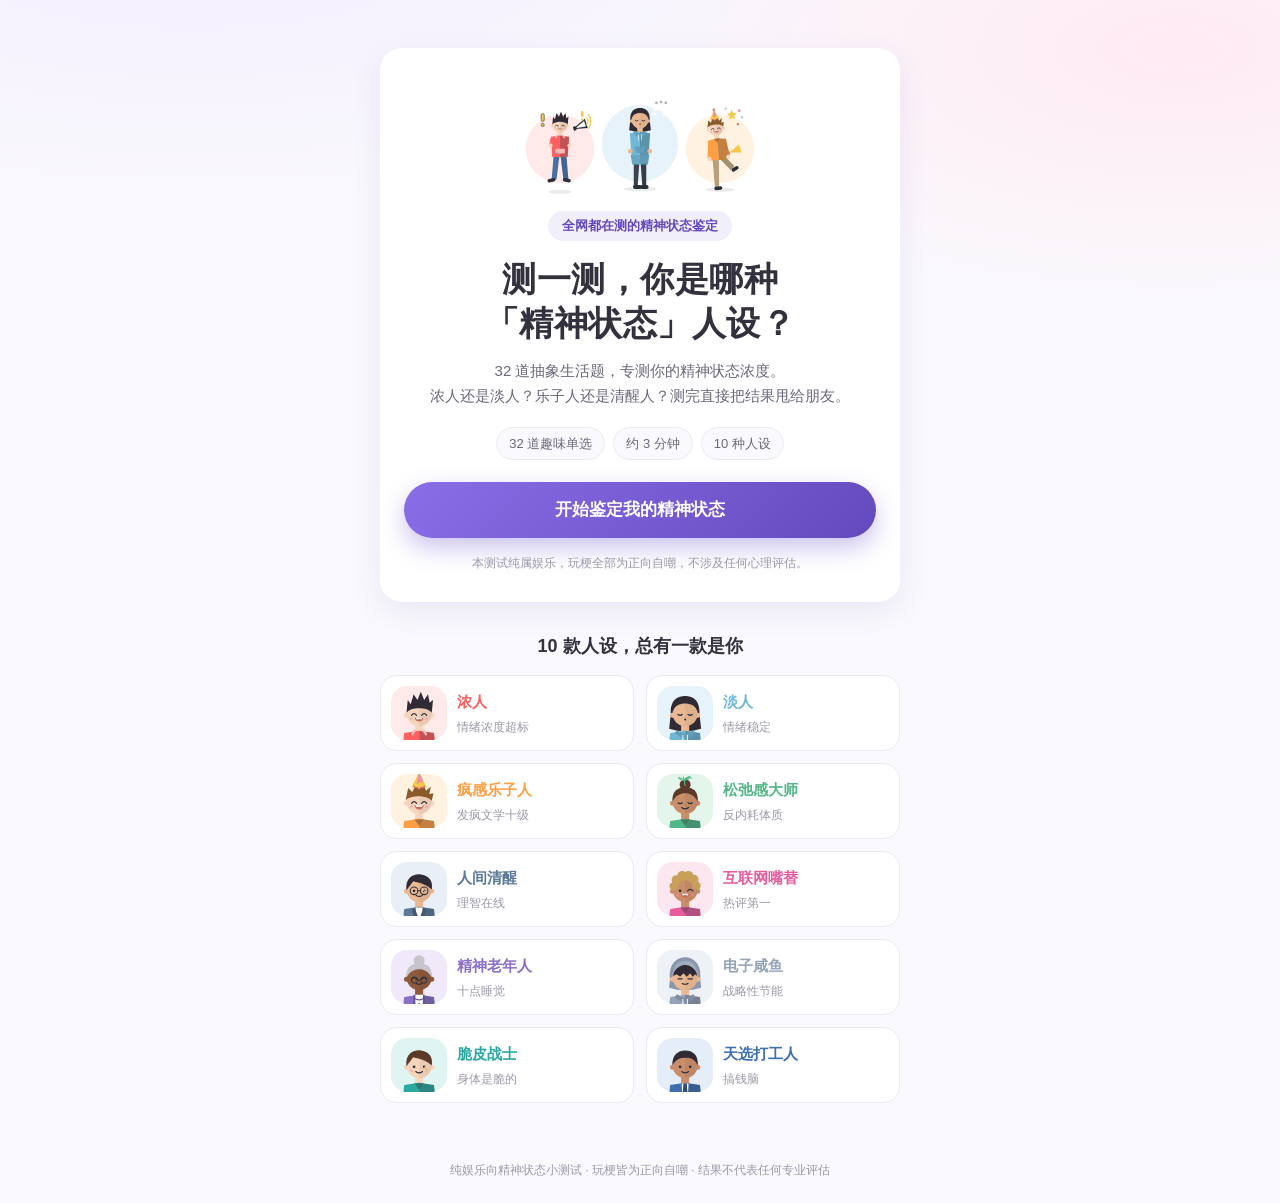
<file: index.html>
<!doctype html>
<html lang="zh-CN">
<head>
  <meta charset="utf-8">
  <meta name="viewport" content="width=device-width, initial-scale=1, viewport-fit=cover">
  <title>测一测，你是哪种“精神状态”人设？</title>
  <meta name="description" content="32 道抽象生活题，3 分钟测出你的精神状态人设：浓人、淡人、疯感乐子人、松弛感大师……共 10 种，看看你是哪一款。">
  <link rel="stylesheet" href="css/style.css">
</head>
<body>
  <!-- 首页 -->
  <section class="screen" id="screen-home">
    <div class="hero">
      <div class="hero-badges" id="hero-badges" aria-hidden="true"></div>
      <p class="hero-kicker">全网都在测的精神状态鉴定</p>
      <h1 class="hero-title">测一测，你是哪种<br>「精神状态」人设？</h1>
      <p class="hero-sub">32 道抽象生活题，专测你的精神状态浓度。<br>浓人还是淡人？乐子人还是清醒人？测完直接把结果甩给朋友。</p>
      <div class="hero-meta">
        <span>32 道趣味单选</span>
        <span>约 3 分钟</span>
        <span>10 种人设</span>
      </div>
      <button type="button" class="btn btn-start" id="btn-start">开始鉴定我的精神状态</button>
      <button type="button" class="btn btn-ghost" id="btn-resume" hidden>继续上次答题</button>
      <p class="hero-note">本测试纯属娱乐，玩梗全部为正向自嘲，不涉及任何心理评估。</p>
    </div>

    <div class="persona-preview">
      <h2 class="block-title">10 款人设，总有一款是你</h2>
      <div class="persona-grid" id="persona-grid"></div>
    </div>
  </section>

  <!-- 答题页 -->
  <section class="screen" id="screen-quiz" hidden>
    <div class="quiz-top">
      <button type="button" class="btn-back" id="btn-back" aria-label="回到上一题">‹ 上一题</button>
      <div class="progress-track" role="progressbar" aria-label="答题进度" aria-valuemin="0" aria-valuemax="100" id="quiz-progress">
        <div class="progress-fill" id="quiz-progress-fill"></div>
      </div>
      <span class="progress-count" id="quiz-count">1/32</span>
    </div>
    <div class="quiz-body" id="quiz-body"></div>
    <p class="quiz-skip"><button type="button" class="btn-text" id="btn-quit">不测了，回首页</button></p>
  </section>

  <!-- 结果页 -->
  <section class="screen" id="screen-result" hidden>
    <div id="result-body"></div>
  </section>

  <footer class="site-footer">
    <div class="container">纯娱乐向精神状态小测试 · 玩梗皆为正向自嘲 · 结果不代表任何专业评估</div>
  </footer>

  <script src="js/data.js"></script>
  <script src="js/art.js"></script>
  <script src="js/app.js"></script>
</body>
</html>
</file>
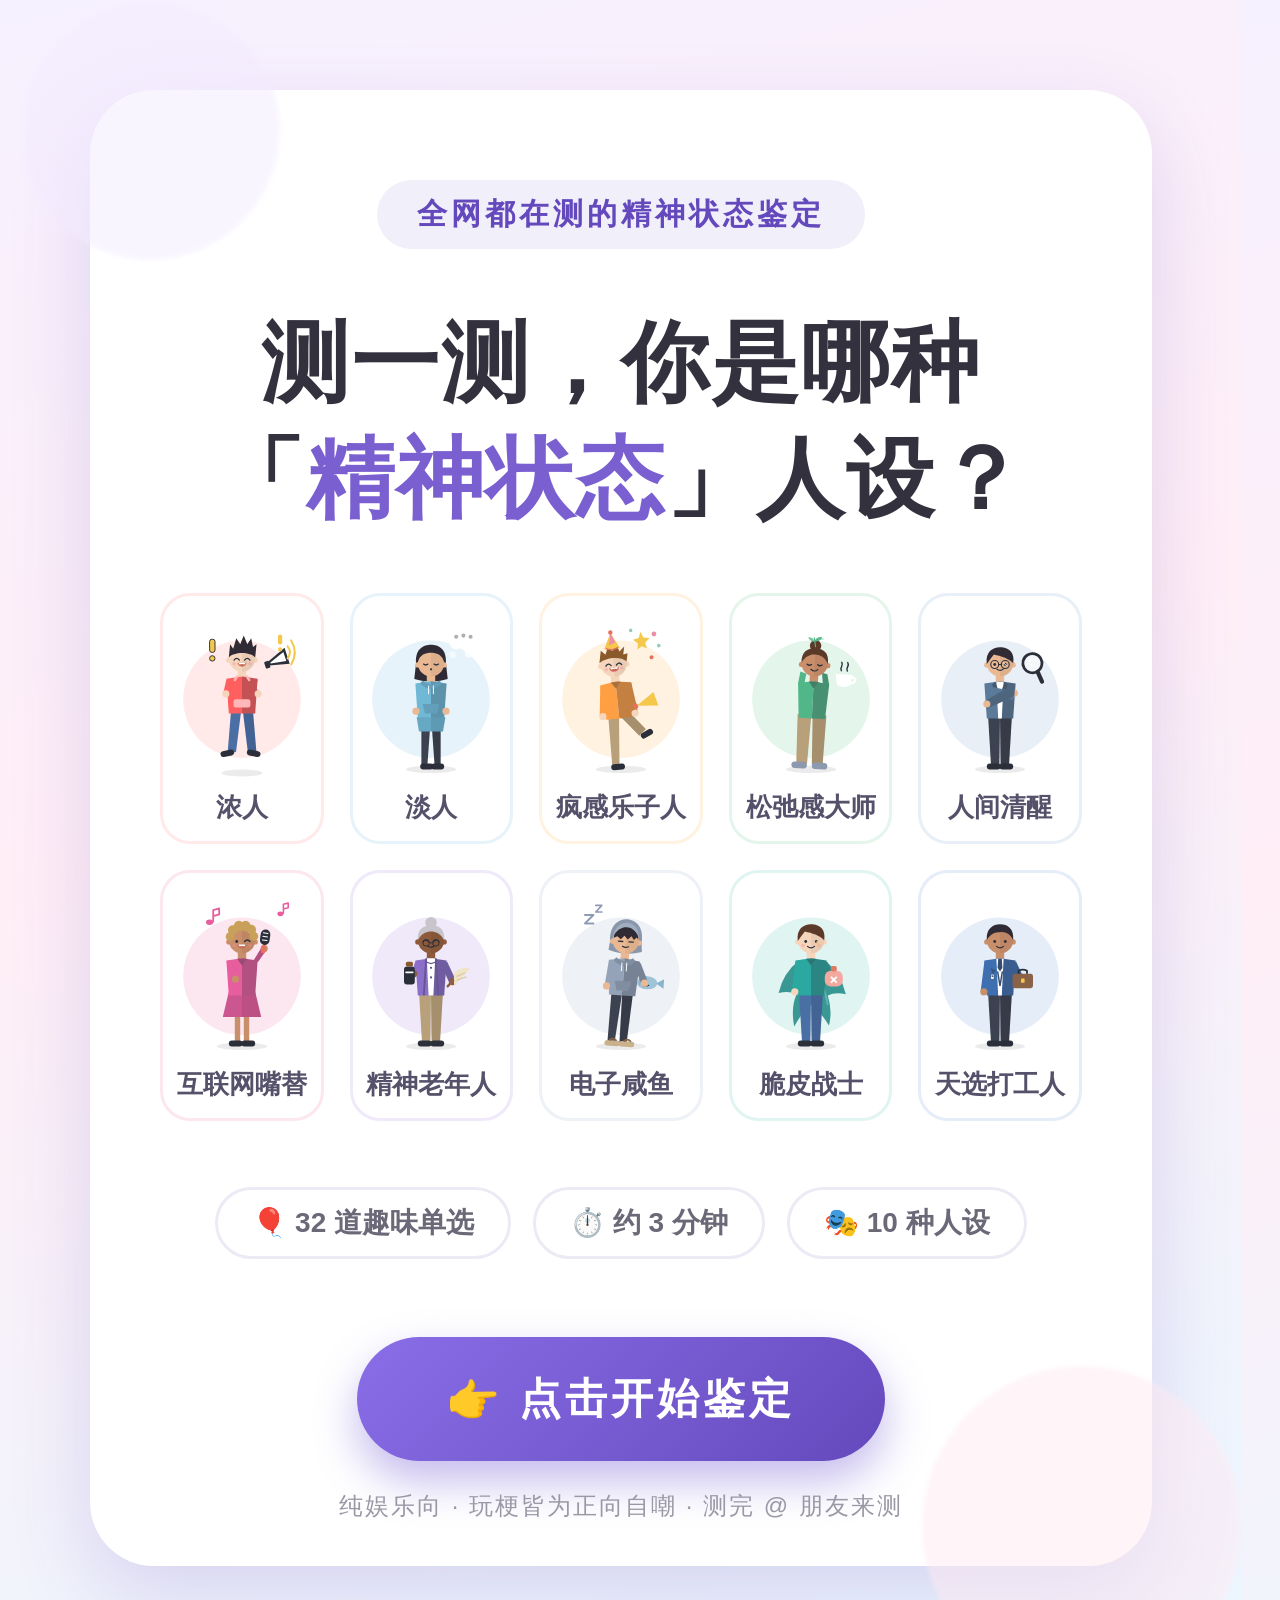
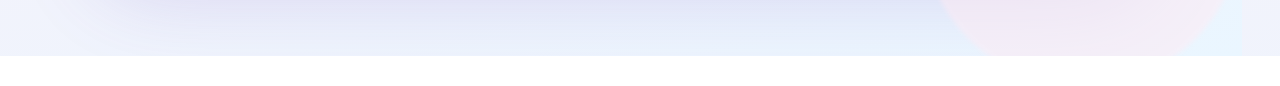
<file: tools/pages/cover.html>
<!doctype html><html lang="zh-CN"><head><meta charset="utf-8"><title>cover</title><style>* { box-sizing: border-box; margin: 0; padding: 0; }html, body { width: 1242px; height: 1656px; overflow: hidden; }body { font-family: -apple-system, BlinkMacSystemFont, "PingFang SC", "Hiragino Sans GB", "Microsoft YaHei", sans-serif; -webkit-font-smoothing: antialiased; }body { background: linear-gradient(165deg, #f6f1ff 0%, #ffeef6 45%, #eaf6ff 100%); display: flex; align-items: center; justify-content: center; }.card { position: relative; width: 1062px; height: 1476px; background: #fff; border-radius: 64px; box-shadow: 0 30px 80px rgba(100, 73, 189, .18); text-align: center; padding: 90px 70px; }.blob { position: absolute; border-radius: 50%; filter: blur(2px); opacity: .5; }.b1 { width: 260px; height: 260px; background: #f3ecff; top: -90px; left: -70px; }.b2 { width: 320px; height: 320px; background: #ffeaf3; bottom: -120px; right: -90px; }.kicker { display: inline-block; background: rgba(122,95,208,.1); color: #6449bd; font-size: 30px; font-weight: 700; border-radius: 999px; padding: 14px 40px; letter-spacing: 4px; }h1 { margin-top: 56px; font-size: 88px; line-height: 1.32; color: #33313d; letter-spacing: 2px; }h1 .hl { color: #7a5fd0; }.emojis { margin: 56px auto 0; display: grid; grid-template-columns: repeat(5, 1fr); gap: 26px; }.e { background: #fff; border: 3px solid #f0ecf8; border-radius: 30px; padding: 18px 0 16px; }.e svg { display: block; height: 168px; width: auto; margin: 0 auto; }.e b { display: block; font-size: 26px; color: #55516a; margin-top: 8px; font-weight: 600; text-align: center; }.meta { margin-top: 66px; display: flex; justify-content: center; gap: 22px; }.meta span { background: #fff; border: 3px solid #eceaf4; color: #6b6878; font-size: 28px; font-weight: 600; border-radius: 999px; padding: 14px 34px; }.cta { margin-top: 78px; display: inline-block; background: linear-gradient(135deg, #8a6ee8, #6449bd); color: #fff; font-size: 42px; font-weight: 800; border-radius: 999px; padding: 34px 90px; letter-spacing: 4px; box-shadow: 0 20px 44px rgba(110,84,210,.4); }.foot { position: absolute; left: 0; right: 0; bottom: 44px; font-size: 24px; color: #9b98a6; letter-spacing: 2px; }</style></head><body><div class="card">  <div class="blob b1"></div><div class="blob b2"></div>  <span class="kicker">全网都在测的精神状态鉴定</span>  <h1>测一测，你是哪种<br>「<span class="hl">精神状态</span>」人设？</h1>  <div class="emojis"><div class="e" style="border-color:#ffe9e9"><svg class="figure figure-full" viewBox="0 0 200 280" role="img" aria-label="nong 人物插画"><circle cx="100" cy="142" r="98" fill="#ffe9e9"/><ellipse cx="100" cy="265" rx="34" ry="6" fill="#000" opacity=".08"/><g class="fig-person" transform="translate(0 -8)"><polygon points="82,166 99,166 90,238 76,240" fill="#4a6fa5"/><polygon points="101,166 118,166 124,238 110,240" fill="#4a6fa5"/><polygon points="101,166 118,166 124,238 110,240" fill="#000" opacity=".1"/><rect x="64" y="235" width="23" height="10" rx="5" fill="#2b2f3a" transform="rotate(-12 76 240)"/><rect x="108" y="235" width="23" height="10" rx="5" fill="#2b2f3a" transform="rotate(12 119 240)"/><rect x="93" y="98" width="14" height="20" rx="5" fill="#f6d5bd"/><polygon points="74,116 100,112 100,174 78,174" fill="#ff5f5f"/><polygon points="100,112 126,116 122,174 100,174" fill="#c45255"/><rect x="86" y="150" width="28" height="14" rx="4" fill="#ffb7b7"/><path d="M88 118 L92 112 M112 118 L108 112" stroke="#ffb7b7" stroke-width="4" stroke-linecap="round"/><polygon points="74,117 84,121 79,146 68,143" fill="#ff5f5f"/><circle cx="73" cy="141" r="6" fill="#f6d5bd"/><g class="fig-arm"><polygon points="116,121 126,117 121,146 132,143" fill="#c45255"/><circle cx="127" cy="141" r="6" fill="#f6d5bd"/></g><g transform="translate(148 78) rotate(-18)"><path d="M-8 8 L26 -6 L26 22 L-8 14 Z" fill="#2b2f3a"/><path d="M-4 10 L22 0 L22 16 L-4 12 Z" fill="#ffffff"/><rect x="-14" y="6" width="8" height="12" rx="2" fill="#2b2f3a"/></g><path d="M176 62 Q184 72 176 82 M182 52 Q194 72 182 92" stroke="#f5c84c" stroke-width="3.4" stroke-linecap="round" fill="none"/><g class="fig-head"><g transform="translate(100 82) scale(0.733) translate(-100 -92)"><circle cx="70" cy="96" r="6" fill="#f6d5bd"/><circle cx="130" cy="96" r="6" fill="#f6d5bd"/><circle cx="100" cy="92" r="30" fill="#f6d5bd"/><path d="M100 62 A30 30 0 0 1 100 122 Z" fill="#000" opacity=".05"/><g fill="#2f2a33"><path d="M70 90 L73 60 L80 70 L87 46 L96 60 L104 40 L112 60 L121 46 L125 66 L133 60 L130 90 C120 76 80 76 70 90 Z"/></g><path d="M82 96 Q88 88 94 96 M106 96 Q112 88 118 96" stroke="#2b2f3a" stroke-width="3" stroke-linecap="round" fill="none"/><path d="M90 102 A10 9 0 0 0 110 102 Z" fill="#c96b56"/><path d="M92 102 H108 L106 106 Q100 104 94 106 Z" fill="#ffffff"/><circle cx="82" cy="104" r="4" fill="#ee8fa6" opacity=".4"/><circle cx="118" cy="104" r="4" fill="#ee8fa6" opacity=".4"/></g></g></g><g fill="#f5c84c" stroke="#2b2f3a" stroke-width="1.6"><rect x="46" y="42" width="9" height="22" rx="4"/><circle cx="50.5" cy="74" r="4.5"/><rect x="160" y="34" width="7" height="17" rx="3.5" stroke="none"/><circle cx="163.5" cy="59" r="3.5" stroke="none"/></g></svg><b>浓人</b></div><div class="e" style="border-color:#e6f3fa"><svg class="figure figure-full" viewBox="0 0 200 280" role="img" aria-label="dan 人物插画"><circle cx="100" cy="142" r="98" fill="#e6f3fa"/><ellipse cx="100" cy="259" rx="42" ry="6" fill="#000" opacity=".08"/><g class="fig-person" transform=""><g transform="translate(100 82) scale(0.733) translate(-100 -92)" fill="#2f2a33"><path d="M66 92 C64 58 84 50 100 50 C116 50 136 58 134 92 L138 128 Q100 140 62 128 Z"/></g><polygon points="84,168 100,168 94,252 84,252" fill="#3d4250"/><polygon points="100,168 116,168 116,252 106,252" fill="#3d4250"/><polygon points="100,168 116,168 116,252 106,252" fill="#000" opacity=".1"/><rect x="82" y="249" width="22" height="10" rx="5" fill="#2b2f3a"/><rect x="100" y="249" width="22" height="10" rx="5" fill="#2b2f3a"/><rect x="93" y="98" width="14" height="20" rx="5" fill="#eab993"/><polygon points="74,116 100,112 100,174 78,174" fill="#6fb8d6"/><polygon points="100,112 126,116 122,174 100,174" fill="#5c92aa"/><path d="M82 116 Q100 134 118 116 L114 111 Q100 122 86 111 Z" fill="#639fba"/><polygon points="86,150 114,150 110,166 90,166" fill="#639fba"/><path d="M96 120 V133 M104 120 V133" stroke="#ffffff" stroke-width="1.6" stroke-linecap="round" fill="none"/><polygon points="76,172 124,172 120,196 80,196" fill="#67a8c3"/><polygon points="100,172 124,172 120,196 100,196" fill="#000" opacity=".08"/><circle cx="75" cy="162" r="6" fill="#eab993"/><g class="fig-arm"><circle cx="125" cy="162" r="6" fill="#eab993"/></g><circle cx="142" cy="48" r="11" fill="#ffffff" opacity=".85"/><circle cx="163" cy="66" r="7" fill="#ffffff" opacity=".7"/><circle cx="136" cy="68" r="5.5" fill="#ffffff" opacity=".6"/><path d="M135 42 Q139 38 144 40" stroke="#ffffff" stroke-width="2" stroke-linecap="round" fill="none"/><g class="fig-head"><g transform="translate(100 82) scale(0.733) translate(-100 -92)"><circle cx="70" cy="96" r="6" fill="#eab993"/><circle cx="130" cy="96" r="6" fill="#eab993"/><circle cx="100" cy="92" r="30" fill="#eab993"/><path d="M100 62 A30 30 0 0 1 100 122 Z" fill="#000" opacity=".05"/><g fill="#2f2a33"><path d="M70 90 C70 64 86 56 100 56 C114 56 130 64 130 90 C126 72 112 68 100 68 C88 68 74 72 70 90 Z"/></g><path d="M83 94 Q88 98 93 94 M107 94 Q112 98 117 94" stroke="#2b2f3a" stroke-width="3" stroke-linecap="round" fill="none"/><circle cx="100" cy="106" r="2.4" fill="#2b2f3a"/></g></g></g><g fill="#2b2f3a" opacity=".38"><circle cx="142" cy="38" r="3.4"/><circle cx="154" cy="36" r="3.4"/><circle cx="166" cy="38" r="3.4"/></g></svg><b>淡人</b></div><div class="e" style="border-color:#fff2e0"><svg class="figure figure-full" viewBox="0 0 200 280" role="img" aria-label="feng 人物插画"><circle cx="100" cy="142" r="98" fill="#fff2e0"/><ellipse cx="100" cy="259" rx="42" ry="6" fill="#000" opacity=".08"/><g class="fig-person" transform="rotate(-6 100 200)"><polygon points="82,168 100,168 92,252 80,252" fill="#b8a07a"/><polygon points="100,168 120,168 142,196 130,206" fill="#b8a07a"/><polygon points="100,168 120,168 142,196 130,206" fill="#000" opacity=".1"/><rect x="78" y="249" width="23" height="10" rx="5" fill="#2b2f3a"/><rect x="132" y="199" width="22" height="10" rx="5" fill="#2b2f3a" transform="rotate(-24 143 204)"/><rect x="93" y="98" width="14" height="20" rx="5" fill="#f6d5bd"/><polygon points="74,116 100,112 100,174 78,174" fill="#ff9f43"/><polygon points="100,112 126,116 122,174 100,174" fill="#c48040"/><polygon points="92,113 100,124 108,113" fill="#a6703f"/><polygon points="74,117 84,121 79,166 68,165" fill="#ff9f43"/><circle cx="73" cy="168" r="6" fill="#f6d5bd"/><g class="fig-arm"><polygon points="116,121 126,117 132,165 121,166" fill="#c48040"/><g transform="translate(131 156) rotate(-14)"><path d="M0 0 L34 -12 L34 12 Z" fill="#f5c84c"/><rect x="-6" y="-4" width="8" height="8" rx="2" fill="#e8705f"/></g><circle cx="127" cy="168" r="6" fill="#f6d5bd"/></g><path d="M150 34 L154 44 L164 46 L156 53 L158 63 L150 58 L142 63 L144 53 L136 46 L146 44 Z" fill="#f5c84c"/><circle cx="172" cy="40" r="4" fill="#ee8fa6"/><circle cx="178" cy="60" r="3" fill="#8fd0b0"/><circle cx="164" cy="78" r="3.4" fill="#e8705f"/><circle cx="134" cy="30" r="3" fill="#8fd0b0"/><g class="fig-head"><g transform="translate(100 82) scale(0.733) translate(-100 -92)"><circle cx="70" cy="96" r="6" fill="#f6d5bd"/><circle cx="130" cy="96" r="6" fill="#f6d5bd"/><circle cx="100" cy="92" r="30" fill="#f6d5bd"/><path d="M100 62 A30 30 0 0 1 100 122 Z" fill="#000" opacity=".05"/><g fill="#8a5a2b"><path d="M68 88 L74 60 L84 70 L92 50 L100 64 L110 46 L116 66 L128 56 L124 74 L134 72 L130 90 C118 76 82 76 68 88 Z"/></g><path d="M100 22 L118 58 L82 58 Z" fill="#f5c84c"/><path d="M100 22 L109 44 L94 50 Z" fill="#ee8fa6"/><circle cx="100" cy="21" r="5" fill="#e8705f"/><path d="M86 56 Q100 64 114 56" stroke="#e8705f" stroke-width="3" fill="none"/><path d="M82 96 Q88 88 94 96 M106 96 Q112 88 118 96" stroke="#2b2f3a" stroke-width="3" stroke-linecap="round" fill="none"/><path d="M89 101 A11 10 0 0 0 111 101 Z" fill="#c96b56"/><path d="M91 101 H109 L107 105 Q100 103 93 105 Z" fill="#ffffff"/><path d="M94 108 Q100 116 106 108 Q100 111 94 108 Z" fill="#f1919e"/><circle cx="82" cy="104" r="4" fill="#ee8fa6" opacity=".4"/><circle cx="118" cy="104" r="4" fill="#ee8fa6" opacity=".4"/></g></g></g></svg><b>疯感乐子人</b></div><div class="e" style="border-color:#e4f5ec"><svg class="figure figure-full" viewBox="0 0 200 280" role="img" aria-label="song 人物插画"><circle cx="100" cy="142" r="98" fill="#e4f5ec"/><ellipse cx="100" cy="259" rx="42" ry="6" fill="#000" opacity=".08"/><g class="fig-person" transform="rotate(3 100 200)"><polygon points="76,168 99,166 96,250 78,250" fill="#b8a07a"/><polygon points="101,166 124,168 122,250 104,250" fill="#b8a07a"/><polygon points="101,166 124,168 122,250 104,250" fill="#000" opacity=".1"/><rect x="70" y="247" width="26" height="11" rx="5.5" fill="#8d99ae"/><rect x="104" y="247" width="26" height="11" rx="5.5" fill="#8d99ae"/><rect x="93" y="98" width="14" height="20" rx="5" fill="#c98e6a"/><polygon points="74,116 100,112 100,174 78,174" fill="#52b788"/><polygon points="100,112 126,116 122,174 100,174" fill="#479172"/><polygon points="92,113 100,124 108,113" fill="#427e67"/><polygon points="74,117 84,121 87,100 77,97" fill="#52b788"/><g class="fig-arm"><polygon points="116,121 126,117 122,99 113,97" fill="#479172"/></g><g transform="translate(150 92)"><path d="M-14 6 H14 L11 24 Q0 30 -11 24 Z" fill="#ffffff"/><path d="M13 10 C21 10 21 19 11 20" stroke="#ffffff" stroke-width="4" fill="none"/><path d="M-5 0 C-9 -5 -1 -8 -5 -14 M5 0 C1 -5 9 -8 5 -14" stroke="#2b2f3a" stroke-width="2.4" stroke-linecap="round" fill="none"/></g><g class="fig-head"><g transform="translate(100 82) scale(0.733) translate(-100 -92)"><circle cx="70" cy="96" r="6" fill="#c98e6a"/><circle cx="130" cy="96" r="6" fill="#c98e6a"/><circle cx="100" cy="92" r="30" fill="#c98e6a"/><path d="M100 62 A30 30 0 0 1 100 122 Z" fill="#000" opacity=".05"/><g fill="#5b3a29"><circle cx="100" cy="52" r="13"/><path d="M70 92 C68 66 84 58 100 58 C118 58 132 66 130 92 C122 76 110 72 100 72 C90 72 78 76 70 92 Z"/></g><path d="M100 54 Q98 44 96 34" stroke="#52b788" stroke-width="2.6" stroke-linecap="round" fill="none"/><path d="M97 40 Q104 30 114 32 Q110 42 98 43 Z" fill="#52b788"/><path d="M97 40 Q90 32 82 34 Q86 42 96 43 Z" fill="#74c69d"/><path d="M106 38 Q112 34 116 36" stroke="#74c69d" stroke-width="2" stroke-linecap="round" fill="none"/><path d="M83 95 Q88 99 93 95 M107 95 Q112 99 117 95" stroke="#2b2f3a" stroke-width="3" stroke-linecap="round" fill="none"/><path d="M92 106 Q100 113 108 106" stroke="#2b2f3a" stroke-width="2.6" stroke-linecap="round" fill="none"/></g></g></g></svg><b>松弛感大师</b></div><div class="e" style="border-color:#e8eff6"><svg class="figure figure-full" viewBox="0 0 200 280" role="img" aria-label="xing 人物插画"><circle cx="100" cy="142" r="98" fill="#e8eff6"/><ellipse cx="100" cy="259" rx="42" ry="6" fill="#000" opacity=".08"/><g class="fig-person" transform=""><polygon points="80,168 100,168 99,252 85,252" fill="#3d4250"/><polygon points="100,168 120,168 115,252 101,252" fill="#3d4250"/><polygon points="100,168 120,168 115,252 101,252" fill="#000" opacity=".1"/><rect x="78" y="249" width="23" height="10" rx="5" fill="#2b2f3a"/><rect x="99" y="249" width="23" height="10" rx="5" fill="#2b2f3a"/><rect x="93" y="98" width="14" height="20" rx="5" fill="#eab993"/><polygon points="74,116 100,112 100,174 78,174" fill="#5c7a99"/><polygon points="100,112 126,116 122,174 100,174" fill="#4e657e"/><polygon points="94,113 106,113 103,174 97,174" fill="#ffffff"/><polygon points="92,113 100,134 95,142 87,118" fill="#46586e"/><polygon points="108,113 113,118 104,142 100,134" fill="#46586e"/><polygon points="75,118 84,121 126,130 122,143 76,134" fill="#5c7a99"/><circle cx="124" cy="132" r="6" fill="#eab993"/><g class="fig-arm"><polygon points="125,118 116,121 74,146 78,158 124,137" fill="#4e657e"/><circle cx="78" cy="150" r="6" fill="#eab993"/></g><g transform="translate(154 82) rotate(14)"><circle cx="0" cy="0" r="16" fill="#ffffff" opacity=".55"/><circle cx="0" cy="0" r="16" fill="none" stroke="#2b2f3a" stroke-width="4.5"/><path d="M-6 -4 L2 6" stroke="#ffffff" stroke-width="2.6" stroke-linecap="round"/><path d="M12 12 L23 26" stroke="#2b2f3a" stroke-width="7" stroke-linecap="round"/></g><g class="fig-head"><g transform="translate(100 82) scale(0.733) translate(-100 -92)"><circle cx="70" cy="96" r="6" fill="#eab993"/><circle cx="130" cy="96" r="6" fill="#eab993"/><circle cx="100" cy="92" r="30" fill="#eab993"/><path d="M100 62 A30 30 0 0 1 100 122 Z" fill="#000" opacity=".05"/><g fill="#2f2a33"><path d="M70 94 C66 64 86 54 104 56 C122 58 134 70 130 92 C120 80 102 76 86 72 C80 80 75 86 70 94 Z"/></g><circle cx="88" cy="95" r="3.2" fill="#2b2f3a"/><circle cx="112" cy="95" r="3.2" fill="#2b2f3a"/><path d="M93 106 Q101 111 108 105" stroke="#2b2f3a" stroke-width="2.6" stroke-linecap="round" fill="none"/><g fill="none" stroke="#2b2f3a" stroke-width="2.5"><circle cx="88" cy="95" r="9"/><circle cx="112" cy="95" r="9"/><path d="M97 95 H103"/></g><path d="M108 91 L115 98" stroke="#ffffff" stroke-width="2" stroke-linecap="round"/></g></g></g></svg><b>人间清醒</b></div><div class="e" style="border-color:#fce7f1"><svg class="figure figure-full" viewBox="0 0 200 280" role="img" aria-label="zui 人物插画"><circle cx="100" cy="142" r="98" fill="#fce7f1"/><ellipse cx="100" cy="259" rx="42" ry="6" fill="#000" opacity=".08"/><g class="fig-person" transform=""><rect x="88" y="190" width="9" height="62" fill="#c98e6a"/><rect x="103" y="190" width="9" height="62" fill="#c98e6a"/><polygon points="78,168 122,168 132,210 68,210" fill="#cc568f"/><polygon points="100,168 122,168 132,210 100,210" fill="#000" opacity=".08"/><rect x="78" y="249" width="23" height="10" rx="5" fill="#2b2f3a"/><rect x="99" y="249" width="23" height="10" rx="5" fill="#2b2f3a"/><rect x="93" y="98" width="14" height="20" rx="5" fill="#c98e6a"/><polygon points="74,116 100,112 100,174 78,174" fill="#e85d9e"/><polygon points="100,112 126,116 122,174 100,174" fill="#b35082"/><polygon points="92,113 100,124 108,113" fill="#994a74"/><polygon points="74,117 84,121 93,141 84,149" fill="#e85d9e"/><circle cx="89" cy="147" r="6" fill="#c98e6a"/><g class="fig-arm"><polygon points="116,121 127,118 141,98 132,95" fill="#b35082"/><circle cx="137" cy="96" r="6" fill="#c98e6a"/></g><g transform="translate(137 88) rotate(8)"><rect x="-8" y="-24" width="16" height="26" rx="8" fill="#2b2f3a"/><path d="M-4 -18 H4 M-4 -12 H4 M-4 -6 H4" stroke="#ffffff" stroke-width="1.6" stroke-linecap="round"/><rect x="-3.5" y="2" width="7" height="14" rx="3" fill="#e8705f"/></g><g class="fig-head"><g transform="translate(100 82) scale(0.733) translate(-100 -92)"><circle cx="70" cy="96" r="6" fill="#c98e6a"/><circle cx="130" cy="96" r="6" fill="#c98e6a"/><circle cx="100" cy="92" r="30" fill="#c98e6a"/><path d="M100 62 A30 30 0 0 1 100 122 Z" fill="#000" opacity=".05"/><g fill="#c9a05a"><circle cx="73" cy="84" r="10"/><circle cx="79" cy="69" r="11"/><circle cx="93" cy="60" r="12"/><circle cx="108" cy="60" r="12"/><circle cx="121" cy="68" r="11"/><circle cx="127" cy="83" r="10"/></g><circle cx="88" cy="95" r="3.2" fill="#2b2f3a"/><path d="M106 95 Q112 88 118 95" stroke="#2b2f3a" stroke-width="3" stroke-linecap="round" fill="none"/><path d="M90 102 A10 9 0 0 0 110 102 Z" fill="#c96b56"/><path d="M92 102 H108 L106 106 Q100 104 94 106 Z" fill="#ffffff"/><circle cx="82" cy="104" r="4" fill="#ee8fa6" opacity=".4"/><circle cx="118" cy="104" r="4" fill="#ee8fa6" opacity=".4"/></g></g></g><g fill="#e85d9e" stroke="#e85d9e"><ellipse cx="46" cy="52" rx="6" ry="4.5" stroke="none"/><path d="M52 52 V32 L62 29 V39 L52 42" stroke-width="3" fill="none" stroke-linejoin="round"/><ellipse cx="164" cy="38" rx="5" ry="4" stroke="none"/><path d="M169 38 V22 L177 20 V28 L169 30" stroke-width="2.6" fill="none" stroke-linejoin="round"/></g></svg><b>互联网嘴替</b></div><div class="e" style="border-color:#efe9fa"><svg class="figure figure-full" viewBox="0 0 200 280" role="img" aria-label="lao 人物插画"><circle cx="100" cy="142" r="98" fill="#efe9fa"/><ellipse cx="100" cy="259" rx="42" ry="6" fill="#000" opacity=".08"/><g class="fig-person" transform=""><polygon points="80,168 100,168 99,252 85,252" fill="#b8a07a"/><polygon points="100,168 120,168 115,252 101,252" fill="#b8a07a"/><polygon points="100,168 120,168 115,252 101,252" fill="#000" opacity=".1"/><rect x="78" y="249" width="23" height="10" rx="5" fill="#2b2f3a"/><rect x="99" y="249" width="23" height="10" rx="5" fill="#2b2f3a"/><rect x="93" y="98" width="14" height="20" rx="5" fill="#8d5a3c"/><polygon points="74,116 100,112 100,174 78,174" fill="#8b6fc9"/><polygon points="100,112 126,116 122,174 100,174" fill="#705da1"/><polygon points="93,112 107,112 104,174 96,174" fill="#ffffff"/><path d="M92 112 L88 174 M108 112 L112 174" stroke="#655590" stroke-width="3" fill="none"/><circle cx="100" cy="128" r="1.8" fill="#5b4f82"/><circle cx="100" cy="144" r="1.8" fill="#5b4f82"/><path d="M90 116 Q100 126 110 116" fill="none" stroke="#655590" stroke-width="2"/><polygon points="74,117 84,121 78,139 68,136" fill="#8b6fc9"/><circle cx="71" cy="138" r="6" fill="#8d5a3c"/><g class="fig-arm"><polygon points="116,121 127,118 141,148 131,154" fill="#705da1"/><circle cx="136" cy="151" r="6" fill="#8d5a3c"/></g><g transform="translate(142 138) rotate(16)"><path d="M-4 0 A24 24 0 0 1 20 -14 L2 20 Z" fill="#efe3c8"/><path d="M2 4 L14 -6 M4 10 L18 0" stroke="#d8c49a" stroke-width="1.6"/><path d="M-8 24 L-2 12" stroke="#8a6248" stroke-width="4" stroke-linecap="round"/></g><g class="fig-head"><g transform="translate(100 82) scale(0.733) translate(-100 -92)"><circle cx="70" cy="96" r="6" fill="#8d5a3c"/><circle cx="130" cy="96" r="6" fill="#8d5a3c"/><circle cx="100" cy="92" r="30" fill="#8d5a3c"/><path d="M100 62 A30 30 0 0 1 100 122 Z" fill="#000" opacity=".05"/><g fill="#c8c4cc"><circle cx="100" cy="52" r="13"/><path d="M70 92 C68 66 84 58 100 58 C118 58 132 66 130 92 C122 76 110 72 100 72 C90 72 78 76 70 92 Z"/></g><path d="M82 96 Q88 88 94 96 M106 96 Q112 88 118 96" stroke="#2b2f3a" stroke-width="3" stroke-linecap="round" fill="none"/><path d="M93 106 Q100 110 107 106" stroke="#2b2f3a" stroke-width="2.6" stroke-linecap="round" fill="none"/><g fill="none" stroke="#2b2f3a" stroke-width="2.2"><circle cx="89" cy="98" r="7.5"/><circle cx="111" cy="98" r="7.5"/><path d="M96.5 98 H103.5"/></g></g></g></g><g transform="translate(64 142)"><rect x="-9" y="-16" width="18" height="30" rx="5" fill="#2b2f3a"/><rect x="-7" y="-8" width="14" height="3" rx="1.5" fill="#ffffff"/><rect x="-6" y="-24" width="12" height="8" rx="3" fill="#8a5a2b"/></g></svg><b>精神老年人</b></div><div class="e" style="border-color:#eef1f5"><svg class="figure figure-full" viewBox="0 0 200 280" role="img" aria-label="xianyu 人物插画"><circle cx="100" cy="142" r="98" fill="#eef1f5"/><ellipse cx="100" cy="259" rx="42" ry="6" fill="#000" opacity=".08"/><g class="fig-person" transform="rotate(4 100 200)"><g transform="translate(100 82) scale(0.733) translate(-100 -92)"><path d="M64 96 C60 56 84 44 100 44 C116 44 140 56 136 96 L138 116 Q100 128 62 116 Z" fill="#8a97ab"/></g><polygon points="82,168 100,168 93,252 81,252" fill="#3d4250"/><polygon points="100,168 118,168 113,252 101,252" fill="#3d4250"/><polygon points="100,168 118,168 113,252 101,252" fill="#000" opacity=".1"/><rect x="76" y="250" width="26" height="9" rx="4.5" fill="#c9b18c"/><rect x="100" y="250" width="26" height="9" rx="4.5" fill="#c9b18c"/><path d="M84 250 Q90 244 96 250 M108 250 Q114 244 120 250" stroke="#8a6248" stroke-width="3" fill="none"/><rect x="93" y="98" width="14" height="20" rx="5" fill="#eab993"/><polygon points="74,116 100,112 100,174 78,174" fill="#94a3b8"/><polygon points="100,112 126,116 122,174 100,174" fill="#778395"/><path d="M82 116 Q100 134 118 116 L114 111 Q100 122 86 111 Z" fill="#818ea1"/><polygon points="86,150 114,150 110,166 90,166" fill="#818ea1"/><path d="M96 120 V133 M104 120 V133" stroke="#ffffff" stroke-width="1.6" stroke-linecap="round" fill="none"/><ellipse cx="140" cy="150" rx="17" ry="11" fill="#9fc4d8"/><polygon points="155,150 168,142 168,158" fill="#8ab4cb"/><circle cx="132" cy="147" r="2.2" fill="#2b2f3a"/><path d="M132 154 Q137 158 143 154" stroke="#2b2f3a" stroke-width="2" stroke-linecap="round" fill="none"/><path d="M128 144 Q126 150 128 156" stroke="#8ab4cb" stroke-width="2" fill="none"/><polygon points="74,117 84,121 80,158 70,157" fill="#94a3b8"/><circle cx="73" cy="160" r="6" fill="#eab993"/><g class="fig-arm"><polygon points="116,121 127,118 141,148 131,154" fill="#778395"/><circle cx="136" cy="151" r="6" fill="#eab993"/></g><g class="fig-head"><g transform="translate(100 82) scale(0.733) translate(-100 -92)"><circle cx="70" cy="96" r="6" fill="#eab993"/><circle cx="130" cy="96" r="6" fill="#eab993"/><circle cx="100" cy="92" r="30" fill="#eab993"/><path d="M100 62 A30 30 0 0 1 100 122 Z" fill="#000" opacity=".05"/><g fill="#2f2a33"><path d="M72 88 C72 64 86 56 100 56 C114 56 128 64 128 88 L124 84 L118 90 L112 82 L104 90 L96 82 L88 90 L80 84 Z"/></g><path d="M70 86 C72 62 88 52 100 52 C114 52 128 62 130 86 C122 66 108 62 100 62 C90 62 78 68 70 86 Z" fill="#a1aec1"/><path d="M83 95 H93 M107 95 H117" stroke="#2b2f3a" stroke-width="3" stroke-linecap="round" fill="none"/><path d="M93 106 Q100 110 107 106" stroke="#2b2f3a" stroke-width="2.6" stroke-linecap="round" fill="none"/></g></g></g><g stroke="#8f9bb5" stroke-width="3.4" stroke-linecap="round" stroke-linejoin="round" fill="none"><path d="M40 40 H54 L40 54 H54"/><path d="M58 24 H68 L58 35 H68" stroke-width="2.8"/></g></svg><b>电子咸鱼</b></div><div class="e" style="border-color:#e0f4f2"><svg class="figure figure-full" viewBox="0 0 200 280" role="img" aria-label="cuipi 人物插画"><circle cx="100" cy="142" r="98" fill="#e0f4f2"/><ellipse cx="100" cy="259" rx="42" ry="6" fill="#000" opacity=".08"/><g class="fig-person" transform=""><path d="M80 116 Q120 112 126 118 Q150 138 158 172 Q140 168 128 174 Q136 200 130 224 Q112 196 100 190 Q86 200 72 226 Q66 194 76 172 Q64 166 46 170 Q54 136 80 116 Z" fill="#2b908c" opacity=".92"/><path d="M100 128 Q122 150 128 190" stroke="#6bc2bd" stroke-width="3" fill="none" opacity=".7"/><polygon points="80,168 100,168 99,252 85,252" fill="#4a6fa5"/><polygon points="100,168 120,168 115,252 101,252" fill="#4a6fa5"/><polygon points="100,168 120,168 115,252 101,252" fill="#000" opacity=".1"/><rect x="78" y="249" width="23" height="10" rx="5" fill="#2b2f3a"/><rect x="99" y="249" width="23" height="10" rx="5" fill="#2b2f3a"/><rect x="93" y="98" width="14" height="20" rx="5" fill="#f6d5bd"/><polygon points="74,116 100,112 100,174 78,174" fill="#2ba8a0"/><polygon points="100,112 126,116 122,174 100,174" fill="#2b8683"/><polygon points="92,113 100,124 108,113" fill="#2b7575"/><polygon points="74,117 84,121 79,166 68,165" fill="#2ba8a0"/><circle cx="73" cy="168" r="6" fill="#f6d5bd"/><g class="fig-arm"><polygon points="116,121 127,118 141,148 131,154" fill="#2b8683"/><circle cx="136" cy="151" r="6" fill="#f6d5bd"/></g><g transform="translate(138 146)"><rect x="-15" y="-13" width="30" height="26" rx="10" fill="#f4a9a0"/><rect x="-5" y="-21" width="10" height="9" rx="3" fill="#e07a5f"/><path d="M-4 -2 L4 6 M4 -2 L-4 6" stroke="#ffffff" stroke-width="3" stroke-linecap="round"/></g><g class="fig-head"><g transform="translate(100 82) scale(0.733) translate(-100 -92)"><circle cx="70" cy="96" r="6" fill="#f6d5bd"/><circle cx="130" cy="96" r="6" fill="#f6d5bd"/><circle cx="100" cy="92" r="30" fill="#f6d5bd"/><path d="M100 62 A30 30 0 0 1 100 122 Z" fill="#000" opacity=".05"/><g fill="#5b3a29"><path d="M70 94 C66 64 86 54 104 56 C122 58 134 70 130 92 C120 80 102 76 86 72 C80 80 75 86 70 94 Z"/></g><circle cx="88" cy="95" r="3.2" fill="#2b2f3a"/><circle cx="112" cy="95" r="3.2" fill="#2b2f3a"/><path d="M92 106 Q100 113 108 106" stroke="#2b2f3a" stroke-width="2.6" stroke-linecap="round" fill="none"/><circle cx="82" cy="104" r="4" fill="#ee8fa6" opacity=".4"/><circle cx="118" cy="104" r="4" fill="#ee8fa6" opacity=".4"/><g transform="translate(116 100) rotate(-24)"><rect x="-6.5" y="-2.2" width="13" height="4.4" rx="2" fill="#f5c9a4"/><rect x="-2.2" y="-6.5" width="4.4" height="13" rx="2" fill="#eec08e"/></g></g></g></g></svg><b>脆皮战士</b></div><div class="e" style="border-color:#e5edf9"><svg class="figure figure-full" viewBox="0 0 200 280" role="img" aria-label="dagong 人物插画"><circle cx="100" cy="142" r="98" fill="#e5edf9"/><ellipse cx="100" cy="259" rx="42" ry="6" fill="#000" opacity=".08"/><g class="fig-person" transform=""><polygon points="80,168 100,168 99,252 85,252" fill="#3d4250"/><polygon points="100,168 120,168 115,252 101,252" fill="#3d4250"/><polygon points="100,168 120,168 115,252 101,252" fill="#000" opacity=".1"/><rect x="78" y="249" width="23" height="10" rx="5" fill="#2b2f3a"/><rect x="99" y="249" width="23" height="10" rx="5" fill="#2b2f3a"/><rect x="93" y="98" width="14" height="20" rx="5" fill="#c98e6a"/><polygon points="74,116 100,112 100,174 78,174" fill="#3e6fb0"/><polygon points="100,112 126,116 122,174 100,174" fill="#395d8f"/><polygon points="94,113 106,113 103,174 97,174" fill="#ffffff"/><polygon points="97,113 103,113 104,128 100,134 96,128" fill="#344c6f"/><path d="M96 134 L100 158 L104 134" fill="none" stroke="#344c6f" stroke-width="2.4"/><g transform="translate(84 128) rotate(6)"><path d="M0 0 L10 4 L5 9 Z" fill="#365581"/><rect x="2" y="10" width="6" height="9" rx="1" fill="#ffffff" stroke="#365581" stroke-width="1.4"/><circle cx="5" cy="13.5" r="1.6" fill="#375987"/></g><polygon points="74,117 84,121 79,166 68,165" fill="#3e6fb0"/><circle cx="73" cy="168" r="6" fill="#c98e6a"/><g class="fig-arm"><polygon points="116,121 127,118 141,148 131,154" fill="#395d8f"/><circle cx="136" cy="151" r="6" fill="#c98e6a"/></g><g transform="translate(138 150)"><rect x="-17" y="-12" width="34" height="24" rx="4" fill="#8a6248"/><path d="M-7 -12 V-17 Q0 -21 7 -17 V-12" fill="none" stroke="#2b2f3a" stroke-width="3"/><rect x="-3" y="-4" width="6" height="7" rx="1.5" fill="#f5c84c"/></g><g class="fig-head"><g transform="translate(100 82) scale(0.733) translate(-100 -92)"><circle cx="70" cy="96" r="6" fill="#c98e6a"/><circle cx="130" cy="96" r="6" fill="#c98e6a"/><circle cx="100" cy="92" r="30" fill="#c98e6a"/><path d="M100 62 A30 30 0 0 1 100 122 Z" fill="#000" opacity=".05"/><g fill="#2f2a33"><path d="M70 92 C68 66 84 56 100 56 C118 56 132 66 130 92 C124 78 112 72 100 74 C88 72 76 80 70 92 Z"/></g><circle cx="88" cy="95" r="3.2" fill="#2b2f3a"/><circle cx="112" cy="95" r="3.2" fill="#2b2f3a"/><path d="M92 106 Q100 113 108 106" stroke="#2b2f3a" stroke-width="2.6" stroke-linecap="round" fill="none"/></g></g></g></svg><b>天选打工人</b></div></div>  <div class="meta"><span>🎈 32 道趣味单选</span><span>⏱️ 约 3 分钟</span><span>🎭 10 种人设</span></div>  <div class="cta">👉 点击开始鉴定</div>  <p class="foot">纯娱乐向 · 玩梗皆为正向自嘲 · 测完 @ 朋友来测</p></div></body></html>
</file>
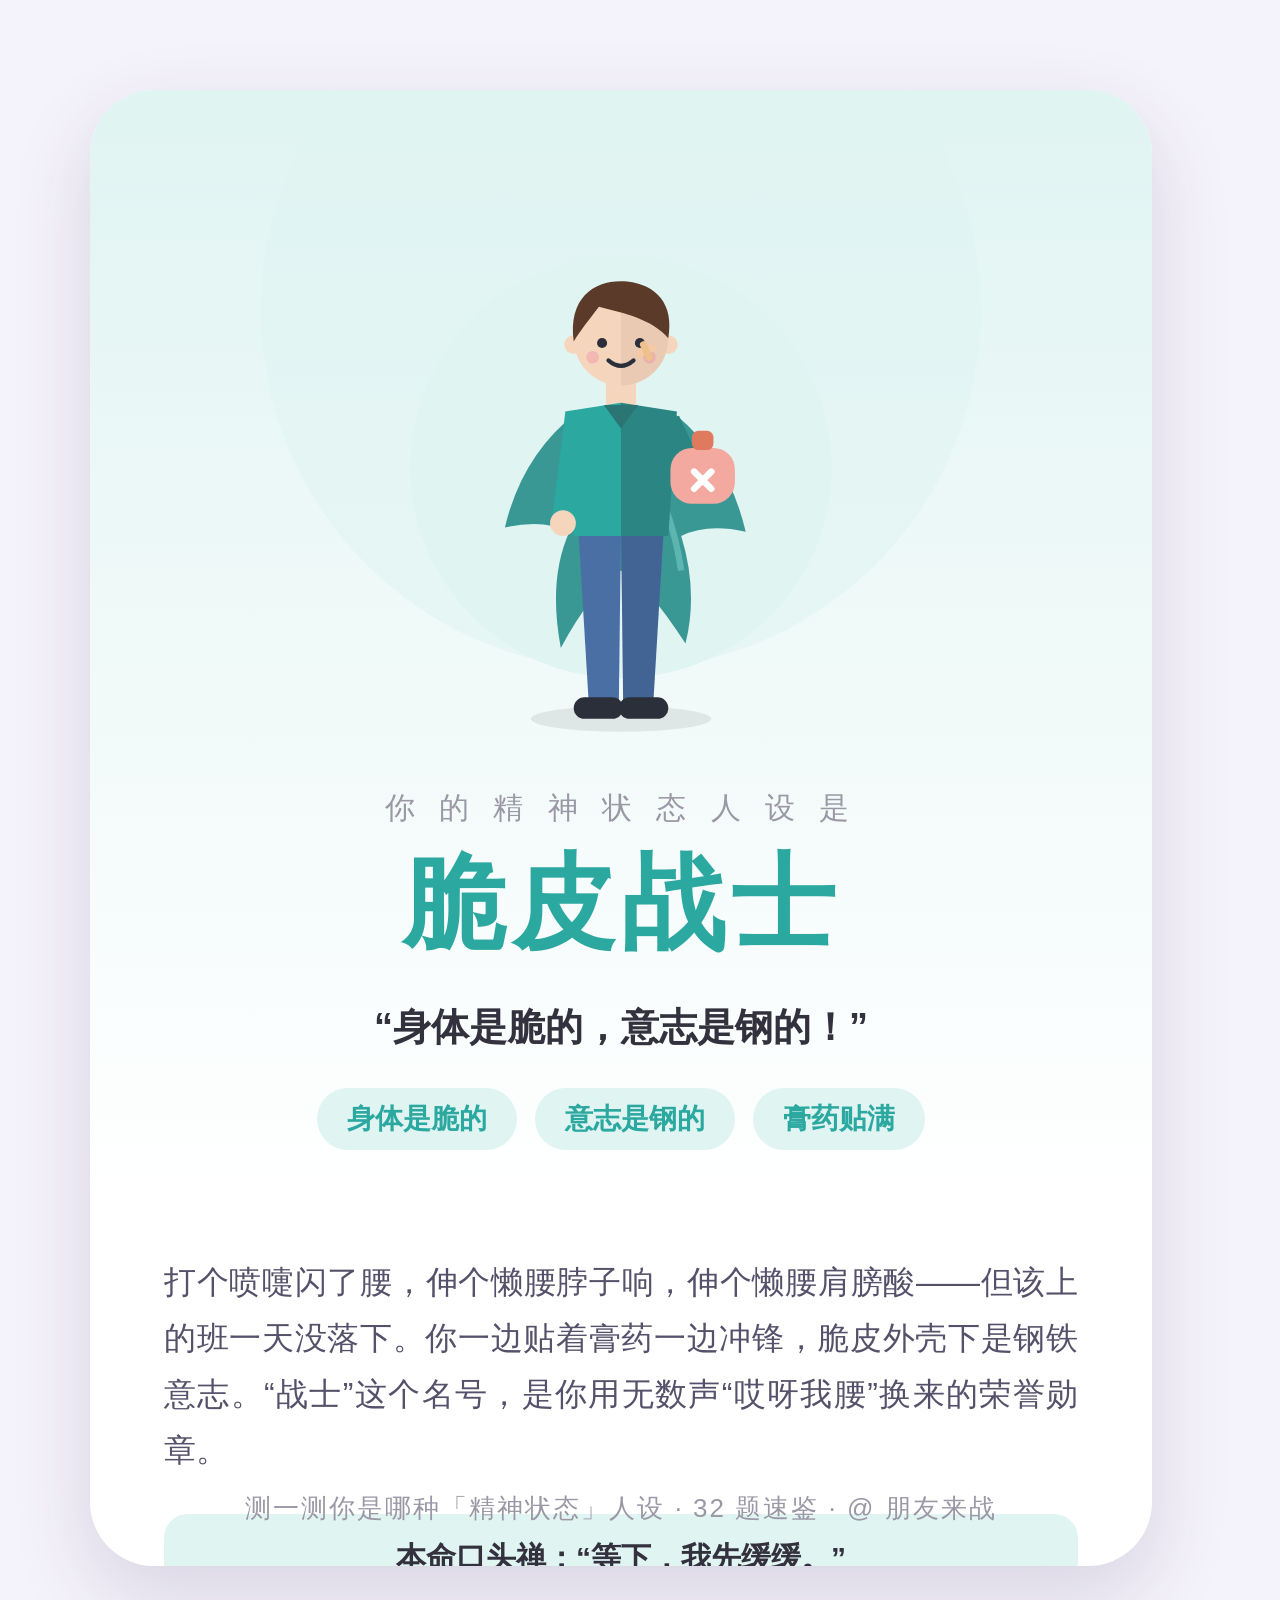
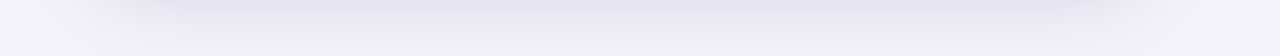
<file: tools/pages/result-cuipi.html>
<!doctype html><html lang="zh-CN"><head><meta charset="utf-8"><title>cuipi</title><style>* { box-sizing: border-box; margin: 0; padding: 0; }html, body { width: 1242px; height: 1656px; overflow: hidden; }body { font-family: -apple-system, BlinkMacSystemFont, "PingFang SC", "Hiragino Sans GB", "Microsoft YaHei", sans-serif; -webkit-font-smoothing: antialiased; }body { background: #f4f2fa; display: flex; align-items: center; justify-content: center; }.card { position: relative; width: 1062px; height: 1476px; background: #fff; border-radius: 64px; overflow: hidden; text-align: center; box-shadow: 0 30px 80px rgba(60,50,100,.15); }.top { position: relative; background: linear-gradient(180deg,#e0f4f2 0%, #ffffff 100%); padding: 72px 0 56px; }.top .ring { position: absolute; top: -140px; left: 50%; transform: translateX(-50%); width: 720px; height: 720px; border-radius: 50%; background: #e0f4f2; opacity: .55; }.figure-wrap { position: relative; width: 430px; margin: 0 auto; }.figure-wrap svg { display: block; width: 100%; height: auto; }.label { position: relative; margin-top: 24px; font-size: 30px; color: #9b98a6; letter-spacing: 8px; }h1 { position: relative; margin-top: 6px; font-size: 104px; font-weight: 800; color: #2ba8a0; letter-spacing: 6px; }.slogan { position: relative; margin: 24px auto 0; font-size: 38px; font-weight: 700; color: #33313d; max-width: 820px; line-height: 1.5; }.tags { position: relative; margin-top: 32px; display: flex; justify-content: center; gap: 18px; flex-wrap: wrap; }.tags span { font-size: 28px; font-weight: 700; color: #2ba8a0; background: #e0f4f2; border-radius: 999px; padding: 12px 30px; }.desc { margin: 48px 74px 0; font-size: 32px; line-height: 1.75; color: #55516a; text-align: justify; }.banger { margin: 36px 74px 0; font-size: 30px; font-weight: 700; color: #33313d; background: #e0f4f2; border-radius: 24px; padding: 24px 30px; }.foot { position: absolute; left: 0; right: 0; bottom: 40px; font-size: 26px; color: #9b98a6; letter-spacing: 2px; }</style></head><body><div class="card">  <div class="top">    <div class="ring"></div>    <div class="figure-wrap"><svg class="figure figure-full" viewBox="0 0 200 280" role="img" aria-label="cuipi 人物插画"><circle cx="100" cy="142" r="98" fill="#e0f4f2"/><ellipse cx="100" cy="259" rx="42" ry="6" fill="#000" opacity=".08"/><g class="fig-person" transform=""><path d="M80 116 Q120 112 126 118 Q150 138 158 172 Q140 168 128 174 Q136 200 130 224 Q112 196 100 190 Q86 200 72 226 Q66 194 76 172 Q64 166 46 170 Q54 136 80 116 Z" fill="#2b908c" opacity=".92"/><path d="M100 128 Q122 150 128 190" stroke="#6bc2bd" stroke-width="3" fill="none" opacity=".7"/><polygon points="80,168 100,168 99,252 85,252" fill="#4a6fa5"/><polygon points="100,168 120,168 115,252 101,252" fill="#4a6fa5"/><polygon points="100,168 120,168 115,252 101,252" fill="#000" opacity=".1"/><rect x="78" y="249" width="23" height="10" rx="5" fill="#2b2f3a"/><rect x="99" y="249" width="23" height="10" rx="5" fill="#2b2f3a"/><rect x="93" y="98" width="14" height="20" rx="5" fill="#f6d5bd"/><polygon points="74,116 100,112 100,174 78,174" fill="#2ba8a0"/><polygon points="100,112 126,116 122,174 100,174" fill="#2b8683"/><polygon points="92,113 100,124 108,113" fill="#2b7575"/><polygon points="74,117 84,121 79,166 68,165" fill="#2ba8a0"/><circle cx="73" cy="168" r="6" fill="#f6d5bd"/><g class="fig-arm"><polygon points="116,121 127,118 141,148 131,154" fill="#2b8683"/><circle cx="136" cy="151" r="6" fill="#f6d5bd"/></g><g transform="translate(138 146)"><rect x="-15" y="-13" width="30" height="26" rx="10" fill="#f4a9a0"/><rect x="-5" y="-21" width="10" height="9" rx="3" fill="#e07a5f"/><path d="M-4 -2 L4 6 M4 -2 L-4 6" stroke="#ffffff" stroke-width="3" stroke-linecap="round"/></g><g class="fig-head"><g transform="translate(100 82) scale(0.733) translate(-100 -92)"><circle cx="70" cy="96" r="6" fill="#f6d5bd"/><circle cx="130" cy="96" r="6" fill="#f6d5bd"/><circle cx="100" cy="92" r="30" fill="#f6d5bd"/><path d="M100 62 A30 30 0 0 1 100 122 Z" fill="#000" opacity=".05"/><g fill="#5b3a29"><path d="M70 94 C66 64 86 54 104 56 C122 58 134 70 130 92 C120 80 102 76 86 72 C80 80 75 86 70 94 Z"/></g><circle cx="88" cy="95" r="3.2" fill="#2b2f3a"/><circle cx="112" cy="95" r="3.2" fill="#2b2f3a"/><path d="M92 106 Q100 113 108 106" stroke="#2b2f3a" stroke-width="2.6" stroke-linecap="round" fill="none"/><circle cx="82" cy="104" r="4" fill="#ee8fa6" opacity=".4"/><circle cx="118" cy="104" r="4" fill="#ee8fa6" opacity=".4"/><g transform="translate(116 100) rotate(-24)"><rect x="-6.5" y="-2.2" width="13" height="4.4" rx="2" fill="#f5c9a4"/><rect x="-2.2" y="-6.5" width="4.4" height="13" rx="2" fill="#eec08e"/></g></g></g></g></svg></div>    <p class="label">你 的 精 神 状 态 人 设 是</p>    <h1>脆皮战士</h1>    <p class="slogan">“身体是脆的，意志是钢的！”</p>    <div class="tags"><span>身体是脆的</span><span>意志是钢的</span><span>膏药贴满</span></div>  </div>  <p class="desc">打个喷嚏闪了腰，伸个懒腰脖子响，伸个懒腰肩膀酸——但该上的班一天没落下。你一边贴着膏药一边冲锋，脆皮外壳下是钢铁意志。“战士”这个名号，是你用无数声“哎呀我腰”换来的荣誉勋章。</p>  <p class="banger">本命口头禅：“等下，我先缓缓。”</p>  <p class="foot">测一测你是哪种「精神状态」人设 · 32 题速鉴 · @ 朋友来战</p></div></body></html>
</file>
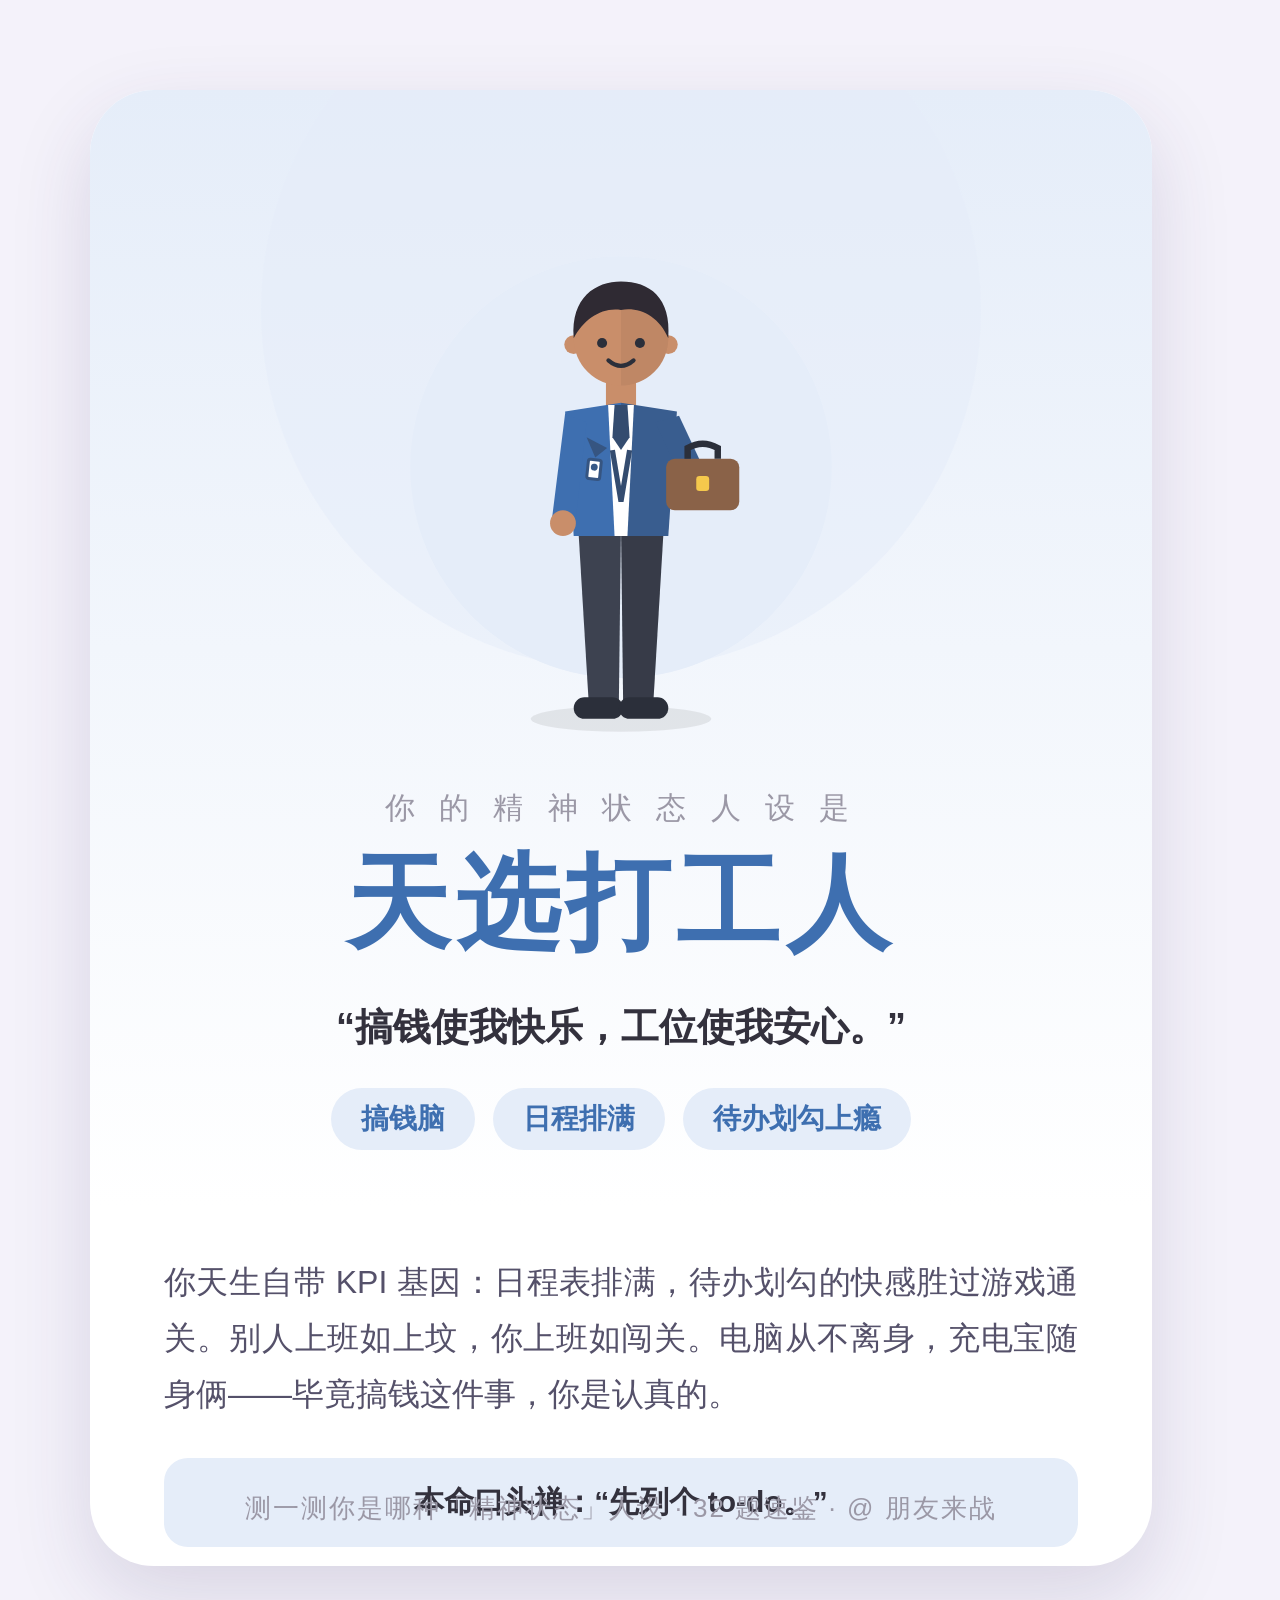
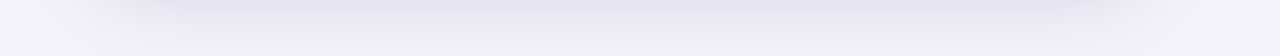
<file: tools/pages/result-dagong.html>
<!doctype html><html lang="zh-CN"><head><meta charset="utf-8"><title>dagong</title><style>* { box-sizing: border-box; margin: 0; padding: 0; }html, body { width: 1242px; height: 1656px; overflow: hidden; }body { font-family: -apple-system, BlinkMacSystemFont, "PingFang SC", "Hiragino Sans GB", "Microsoft YaHei", sans-serif; -webkit-font-smoothing: antialiased; }body { background: #f4f2fa; display: flex; align-items: center; justify-content: center; }.card { position: relative; width: 1062px; height: 1476px; background: #fff; border-radius: 64px; overflow: hidden; text-align: center; box-shadow: 0 30px 80px rgba(60,50,100,.15); }.top { position: relative; background: linear-gradient(180deg,#e5edf9 0%, #ffffff 100%); padding: 72px 0 56px; }.top .ring { position: absolute; top: -140px; left: 50%; transform: translateX(-50%); width: 720px; height: 720px; border-radius: 50%; background: #e5edf9; opacity: .55; }.figure-wrap { position: relative; width: 430px; margin: 0 auto; }.figure-wrap svg { display: block; width: 100%; height: auto; }.label { position: relative; margin-top: 24px; font-size: 30px; color: #9b98a6; letter-spacing: 8px; }h1 { position: relative; margin-top: 6px; font-size: 104px; font-weight: 800; color: #3e6fb0; letter-spacing: 6px; }.slogan { position: relative; margin: 24px auto 0; font-size: 38px; font-weight: 700; color: #33313d; max-width: 820px; line-height: 1.5; }.tags { position: relative; margin-top: 32px; display: flex; justify-content: center; gap: 18px; flex-wrap: wrap; }.tags span { font-size: 28px; font-weight: 700; color: #3e6fb0; background: #e5edf9; border-radius: 999px; padding: 12px 30px; }.desc { margin: 48px 74px 0; font-size: 32px; line-height: 1.75; color: #55516a; text-align: justify; }.banger { margin: 36px 74px 0; font-size: 30px; font-weight: 700; color: #33313d; background: #e5edf9; border-radius: 24px; padding: 24px 30px; }.foot { position: absolute; left: 0; right: 0; bottom: 40px; font-size: 26px; color: #9b98a6; letter-spacing: 2px; }</style></head><body><div class="card">  <div class="top">    <div class="ring"></div>    <div class="figure-wrap"><svg class="figure figure-full" viewBox="0 0 200 280" role="img" aria-label="dagong 人物插画"><circle cx="100" cy="142" r="98" fill="#e5edf9"/><ellipse cx="100" cy="259" rx="42" ry="6" fill="#000" opacity=".08"/><g class="fig-person" transform=""><polygon points="80,168 100,168 99,252 85,252" fill="#3d4250"/><polygon points="100,168 120,168 115,252 101,252" fill="#3d4250"/><polygon points="100,168 120,168 115,252 101,252" fill="#000" opacity=".1"/><rect x="78" y="249" width="23" height="10" rx="5" fill="#2b2f3a"/><rect x="99" y="249" width="23" height="10" rx="5" fill="#2b2f3a"/><rect x="93" y="98" width="14" height="20" rx="5" fill="#c98e6a"/><polygon points="74,116 100,112 100,174 78,174" fill="#3e6fb0"/><polygon points="100,112 126,116 122,174 100,174" fill="#395d8f"/><polygon points="94,113 106,113 103,174 97,174" fill="#ffffff"/><polygon points="97,113 103,113 104,128 100,134 96,128" fill="#344c6f"/><path d="M96 134 L100 158 L104 134" fill="none" stroke="#344c6f" stroke-width="2.4"/><g transform="translate(84 128) rotate(6)"><path d="M0 0 L10 4 L5 9 Z" fill="#365581"/><rect x="2" y="10" width="6" height="9" rx="1" fill="#ffffff" stroke="#365581" stroke-width="1.4"/><circle cx="5" cy="13.5" r="1.6" fill="#375987"/></g><polygon points="74,117 84,121 79,166 68,165" fill="#3e6fb0"/><circle cx="73" cy="168" r="6" fill="#c98e6a"/><g class="fig-arm"><polygon points="116,121 127,118 141,148 131,154" fill="#395d8f"/><circle cx="136" cy="151" r="6" fill="#c98e6a"/></g><g transform="translate(138 150)"><rect x="-17" y="-12" width="34" height="24" rx="4" fill="#8a6248"/><path d="M-7 -12 V-17 Q0 -21 7 -17 V-12" fill="none" stroke="#2b2f3a" stroke-width="3"/><rect x="-3" y="-4" width="6" height="7" rx="1.5" fill="#f5c84c"/></g><g class="fig-head"><g transform="translate(100 82) scale(0.733) translate(-100 -92)"><circle cx="70" cy="96" r="6" fill="#c98e6a"/><circle cx="130" cy="96" r="6" fill="#c98e6a"/><circle cx="100" cy="92" r="30" fill="#c98e6a"/><path d="M100 62 A30 30 0 0 1 100 122 Z" fill="#000" opacity=".05"/><g fill="#2f2a33"><path d="M70 92 C68 66 84 56 100 56 C118 56 132 66 130 92 C124 78 112 72 100 74 C88 72 76 80 70 92 Z"/></g><circle cx="88" cy="95" r="3.2" fill="#2b2f3a"/><circle cx="112" cy="95" r="3.2" fill="#2b2f3a"/><path d="M92 106 Q100 113 108 106" stroke="#2b2f3a" stroke-width="2.6" stroke-linecap="round" fill="none"/></g></g></g></svg></div>    <p class="label">你 的 精 神 状 态 人 设 是</p>    <h1>天选打工人</h1>    <p class="slogan">“搞钱使我快乐，工位使我安心。”</p>    <div class="tags"><span>搞钱脑</span><span>日程排满</span><span>待办划勾上瘾</span></div>  </div>  <p class="desc">你天生自带 KPI 基因：日程表排满，待办划勾的快感胜过游戏通关。别人上班如上坟，你上班如闯关。电脑从不离身，充电宝随身俩——毕竟搞钱这件事，你是认真的。</p>  <p class="banger">本命口头禅：“先列个 to-do。”</p>  <p class="foot">测一测你是哪种「精神状态」人设 · 32 题速鉴 · @ 朋友来战</p></div></body></html>
</file>
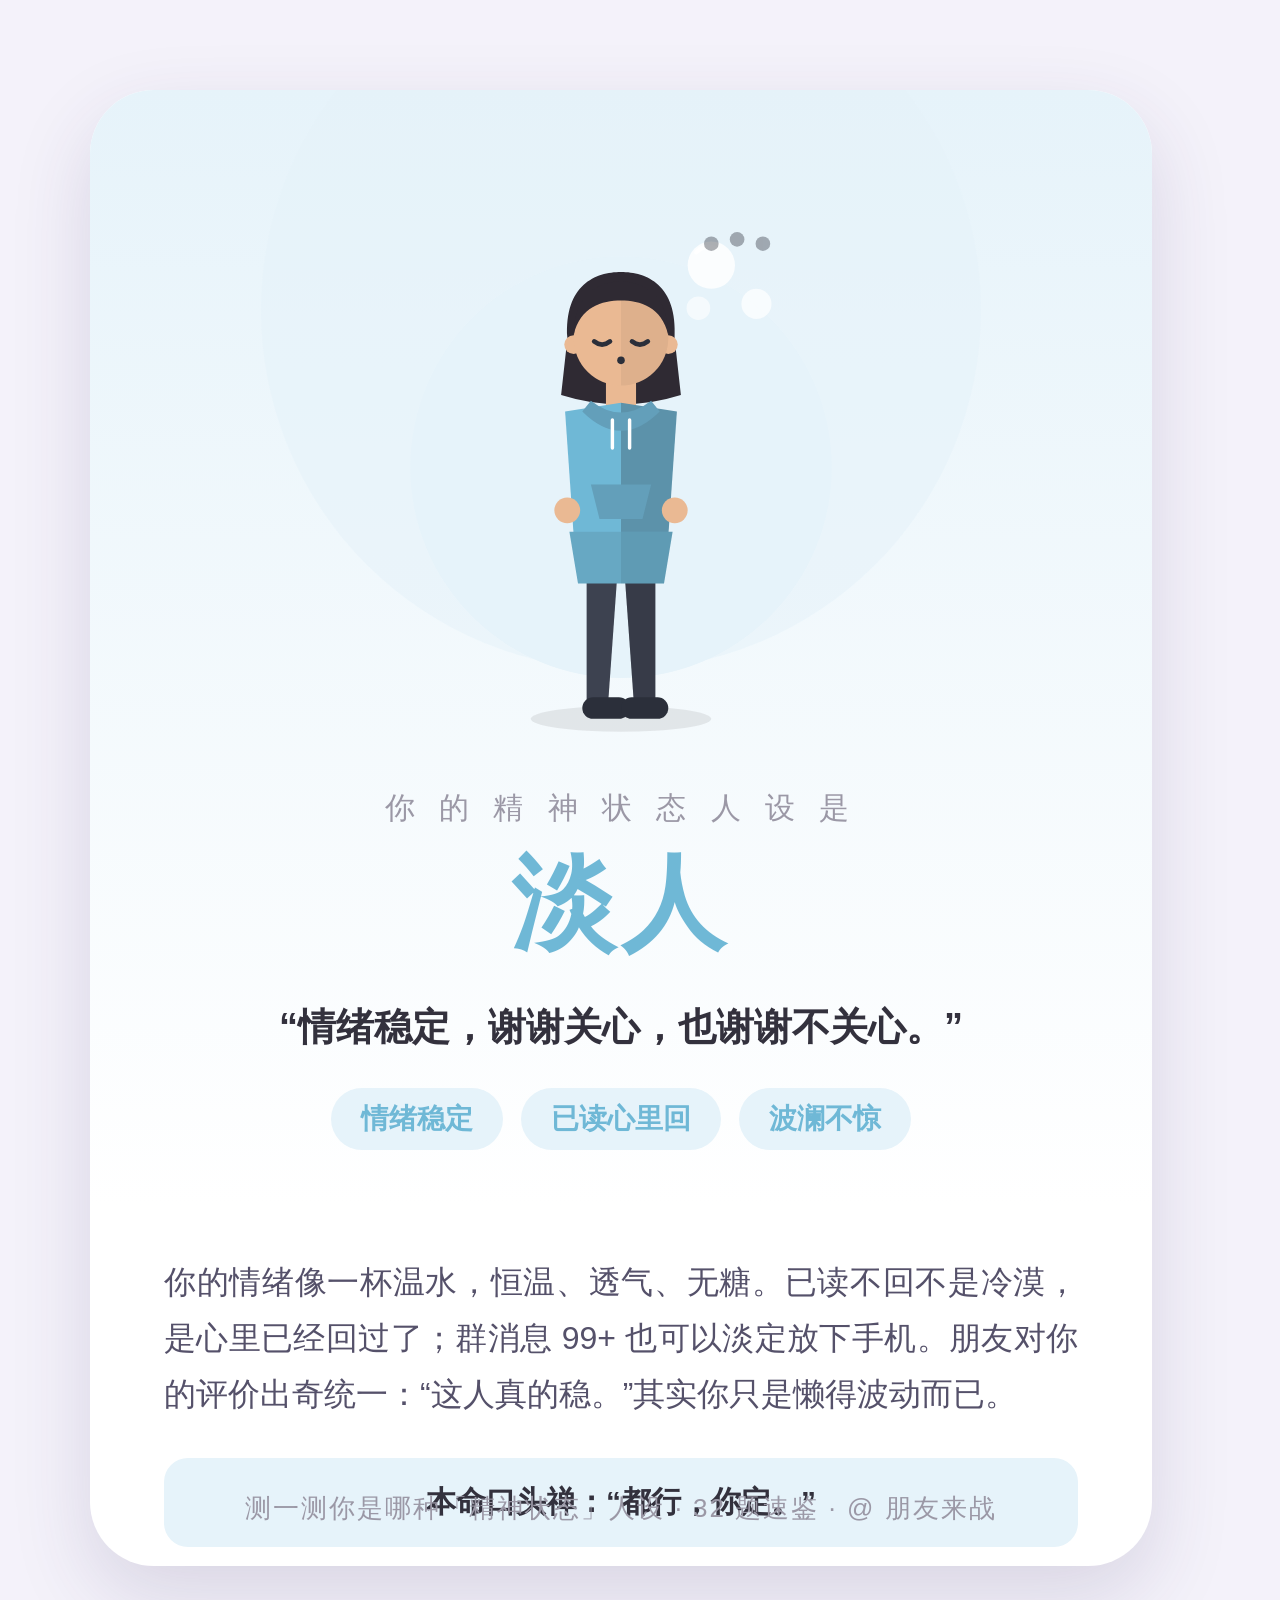
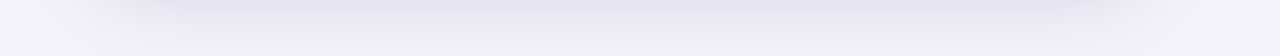
<file: tools/pages/result-dan.html>
<!doctype html><html lang="zh-CN"><head><meta charset="utf-8"><title>dan</title><style>* { box-sizing: border-box; margin: 0; padding: 0; }html, body { width: 1242px; height: 1656px; overflow: hidden; }body { font-family: -apple-system, BlinkMacSystemFont, "PingFang SC", "Hiragino Sans GB", "Microsoft YaHei", sans-serif; -webkit-font-smoothing: antialiased; }body { background: #f4f2fa; display: flex; align-items: center; justify-content: center; }.card { position: relative; width: 1062px; height: 1476px; background: #fff; border-radius: 64px; overflow: hidden; text-align: center; box-shadow: 0 30px 80px rgba(60,50,100,.15); }.top { position: relative; background: linear-gradient(180deg,#e6f3fa 0%, #ffffff 100%); padding: 72px 0 56px; }.top .ring { position: absolute; top: -140px; left: 50%; transform: translateX(-50%); width: 720px; height: 720px; border-radius: 50%; background: #e6f3fa; opacity: .55; }.figure-wrap { position: relative; width: 430px; margin: 0 auto; }.figure-wrap svg { display: block; width: 100%; height: auto; }.label { position: relative; margin-top: 24px; font-size: 30px; color: #9b98a6; letter-spacing: 8px; }h1 { position: relative; margin-top: 6px; font-size: 104px; font-weight: 800; color: #6fb8d6; letter-spacing: 6px; }.slogan { position: relative; margin: 24px auto 0; font-size: 38px; font-weight: 700; color: #33313d; max-width: 820px; line-height: 1.5; }.tags { position: relative; margin-top: 32px; display: flex; justify-content: center; gap: 18px; flex-wrap: wrap; }.tags span { font-size: 28px; font-weight: 700; color: #6fb8d6; background: #e6f3fa; border-radius: 999px; padding: 12px 30px; }.desc { margin: 48px 74px 0; font-size: 32px; line-height: 1.75; color: #55516a; text-align: justify; }.banger { margin: 36px 74px 0; font-size: 30px; font-weight: 700; color: #33313d; background: #e6f3fa; border-radius: 24px; padding: 24px 30px; }.foot { position: absolute; left: 0; right: 0; bottom: 40px; font-size: 26px; color: #9b98a6; letter-spacing: 2px; }</style></head><body><div class="card">  <div class="top">    <div class="ring"></div>    <div class="figure-wrap"><svg class="figure figure-full" viewBox="0 0 200 280" role="img" aria-label="dan 人物插画"><circle cx="100" cy="142" r="98" fill="#e6f3fa"/><ellipse cx="100" cy="259" rx="42" ry="6" fill="#000" opacity=".08"/><g class="fig-person" transform=""><g transform="translate(100 82) scale(0.733) translate(-100 -92)" fill="#2f2a33"><path d="M66 92 C64 58 84 50 100 50 C116 50 136 58 134 92 L138 128 Q100 140 62 128 Z"/></g><polygon points="84,168 100,168 94,252 84,252" fill="#3d4250"/><polygon points="100,168 116,168 116,252 106,252" fill="#3d4250"/><polygon points="100,168 116,168 116,252 106,252" fill="#000" opacity=".1"/><rect x="82" y="249" width="22" height="10" rx="5" fill="#2b2f3a"/><rect x="100" y="249" width="22" height="10" rx="5" fill="#2b2f3a"/><rect x="93" y="98" width="14" height="20" rx="5" fill="#eab993"/><polygon points="74,116 100,112 100,174 78,174" fill="#6fb8d6"/><polygon points="100,112 126,116 122,174 100,174" fill="#5c92aa"/><path d="M82 116 Q100 134 118 116 L114 111 Q100 122 86 111 Z" fill="#639fba"/><polygon points="86,150 114,150 110,166 90,166" fill="#639fba"/><path d="M96 120 V133 M104 120 V133" stroke="#ffffff" stroke-width="1.6" stroke-linecap="round" fill="none"/><polygon points="76,172 124,172 120,196 80,196" fill="#67a8c3"/><polygon points="100,172 124,172 120,196 100,196" fill="#000" opacity=".08"/><circle cx="75" cy="162" r="6" fill="#eab993"/><g class="fig-arm"><circle cx="125" cy="162" r="6" fill="#eab993"/></g><circle cx="142" cy="48" r="11" fill="#ffffff" opacity=".85"/><circle cx="163" cy="66" r="7" fill="#ffffff" opacity=".7"/><circle cx="136" cy="68" r="5.5" fill="#ffffff" opacity=".6"/><path d="M135 42 Q139 38 144 40" stroke="#ffffff" stroke-width="2" stroke-linecap="round" fill="none"/><g class="fig-head"><g transform="translate(100 82) scale(0.733) translate(-100 -92)"><circle cx="70" cy="96" r="6" fill="#eab993"/><circle cx="130" cy="96" r="6" fill="#eab993"/><circle cx="100" cy="92" r="30" fill="#eab993"/><path d="M100 62 A30 30 0 0 1 100 122 Z" fill="#000" opacity=".05"/><g fill="#2f2a33"><path d="M70 90 C70 64 86 56 100 56 C114 56 130 64 130 90 C126 72 112 68 100 68 C88 68 74 72 70 90 Z"/></g><path d="M83 94 Q88 98 93 94 M107 94 Q112 98 117 94" stroke="#2b2f3a" stroke-width="3" stroke-linecap="round" fill="none"/><circle cx="100" cy="106" r="2.4" fill="#2b2f3a"/></g></g></g><g fill="#2b2f3a" opacity=".38"><circle cx="142" cy="38" r="3.4"/><circle cx="154" cy="36" r="3.4"/><circle cx="166" cy="38" r="3.4"/></g></svg></div>    <p class="label">你 的 精 神 状 态 人 设 是</p>    <h1>淡人</h1>    <p class="slogan">“情绪稳定，谢谢关心，也谢谢不关心。”</p>    <div class="tags"><span>情绪稳定</span><span>已读心里回</span><span>波澜不惊</span></div>  </div>  <p class="desc">你的情绪像一杯温水，恒温、透气、无糖。已读不回不是冷漠，是心里已经回过了；群消息 99+ 也可以淡定放下手机。朋友对你的评价出奇统一：“这人真的稳。”其实你只是懒得波动而已。</p>  <p class="banger">本命口头禅：“都行，你定。”</p>  <p class="foot">测一测你是哪种「精神状态」人设 · 32 题速鉴 · @ 朋友来战</p></div></body></html>
</file>
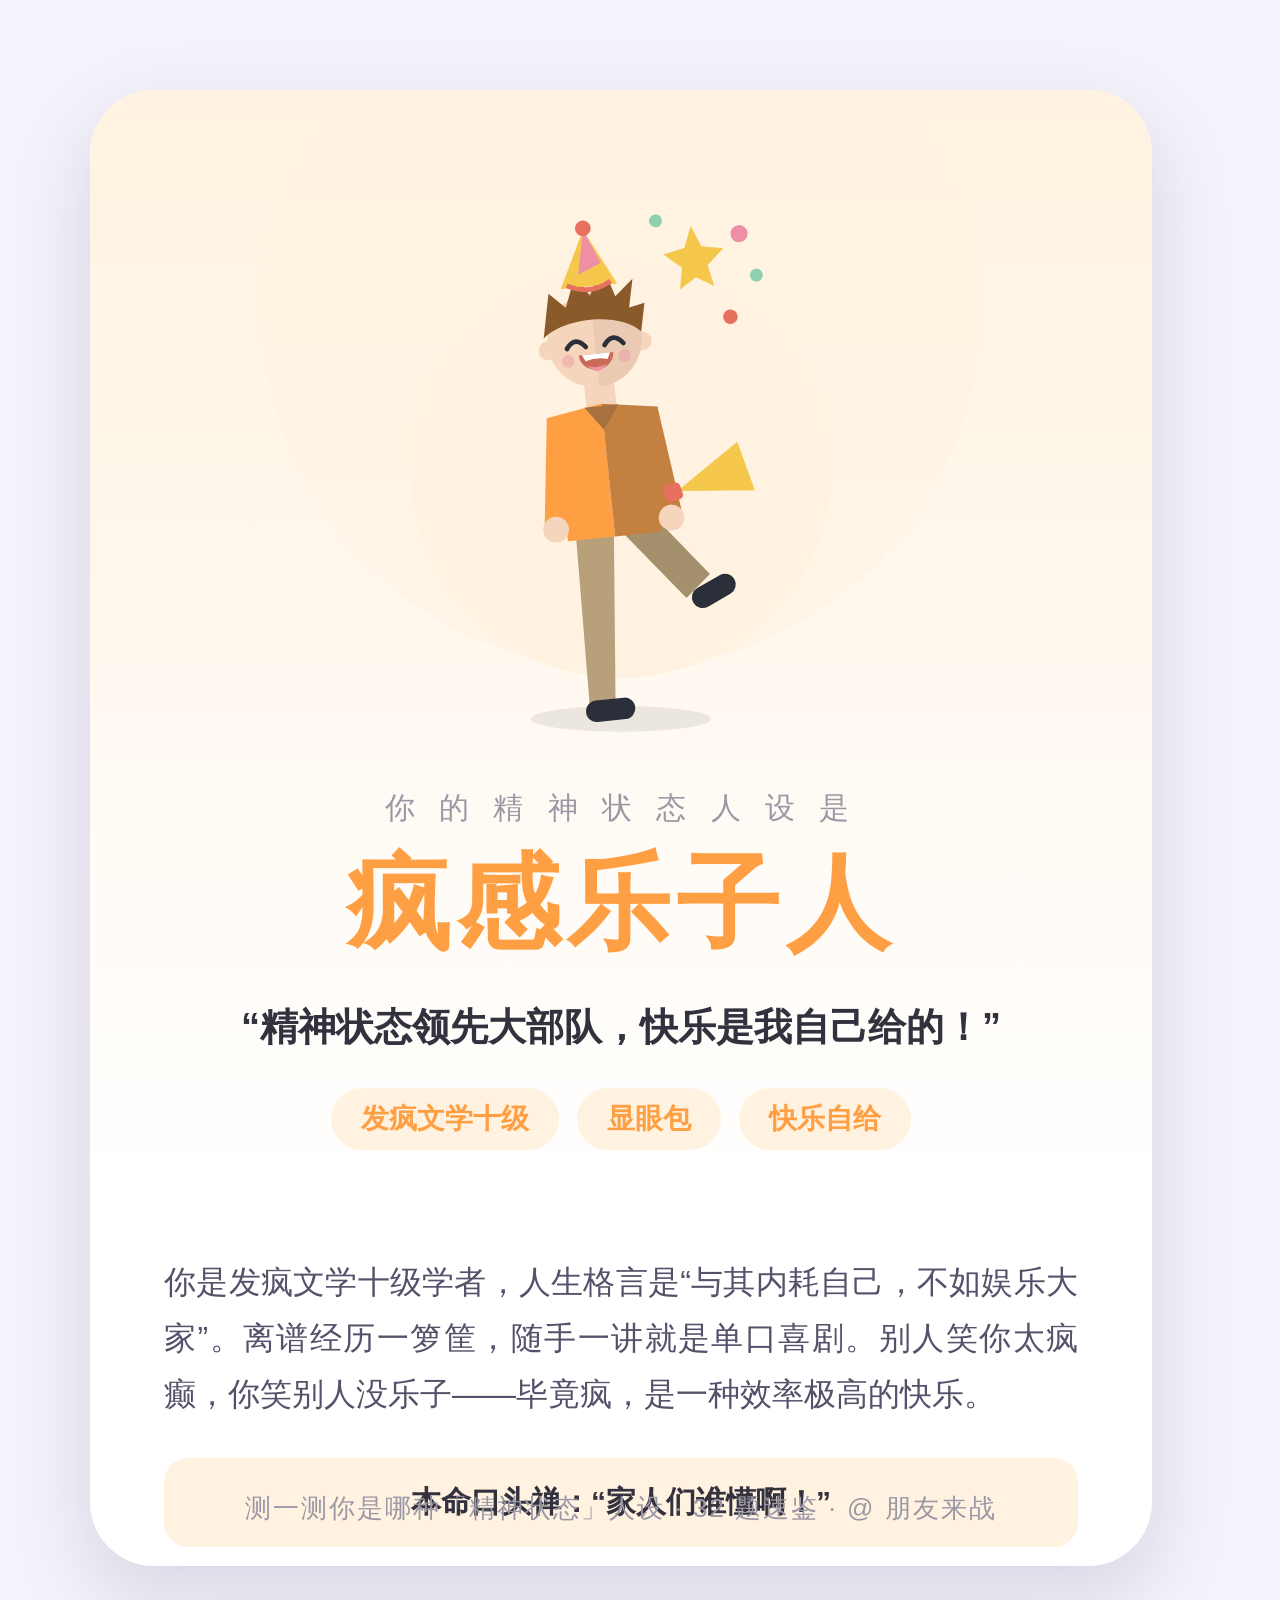
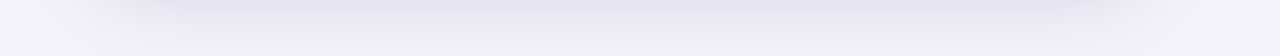
<file: tools/pages/result-feng.html>
<!doctype html><html lang="zh-CN"><head><meta charset="utf-8"><title>feng</title><style>* { box-sizing: border-box; margin: 0; padding: 0; }html, body { width: 1242px; height: 1656px; overflow: hidden; }body { font-family: -apple-system, BlinkMacSystemFont, "PingFang SC", "Hiragino Sans GB", "Microsoft YaHei", sans-serif; -webkit-font-smoothing: antialiased; }body { background: #f4f2fa; display: flex; align-items: center; justify-content: center; }.card { position: relative; width: 1062px; height: 1476px; background: #fff; border-radius: 64px; overflow: hidden; text-align: center; box-shadow: 0 30px 80px rgba(60,50,100,.15); }.top { position: relative; background: linear-gradient(180deg,#fff2e0 0%, #ffffff 100%); padding: 72px 0 56px; }.top .ring { position: absolute; top: -140px; left: 50%; transform: translateX(-50%); width: 720px; height: 720px; border-radius: 50%; background: #fff2e0; opacity: .55; }.figure-wrap { position: relative; width: 430px; margin: 0 auto; }.figure-wrap svg { display: block; width: 100%; height: auto; }.label { position: relative; margin-top: 24px; font-size: 30px; color: #9b98a6; letter-spacing: 8px; }h1 { position: relative; margin-top: 6px; font-size: 104px; font-weight: 800; color: #ff9f43; letter-spacing: 6px; }.slogan { position: relative; margin: 24px auto 0; font-size: 38px; font-weight: 700; color: #33313d; max-width: 820px; line-height: 1.5; }.tags { position: relative; margin-top: 32px; display: flex; justify-content: center; gap: 18px; flex-wrap: wrap; }.tags span { font-size: 28px; font-weight: 700; color: #ff9f43; background: #fff2e0; border-radius: 999px; padding: 12px 30px; }.desc { margin: 48px 74px 0; font-size: 32px; line-height: 1.75; color: #55516a; text-align: justify; }.banger { margin: 36px 74px 0; font-size: 30px; font-weight: 700; color: #33313d; background: #fff2e0; border-radius: 24px; padding: 24px 30px; }.foot { position: absolute; left: 0; right: 0; bottom: 40px; font-size: 26px; color: #9b98a6; letter-spacing: 2px; }</style></head><body><div class="card">  <div class="top">    <div class="ring"></div>    <div class="figure-wrap"><svg class="figure figure-full" viewBox="0 0 200 280" role="img" aria-label="feng 人物插画"><circle cx="100" cy="142" r="98" fill="#fff2e0"/><ellipse cx="100" cy="259" rx="42" ry="6" fill="#000" opacity=".08"/><g class="fig-person" transform="rotate(-6 100 200)"><polygon points="82,168 100,168 92,252 80,252" fill="#b8a07a"/><polygon points="100,168 120,168 142,196 130,206" fill="#b8a07a"/><polygon points="100,168 120,168 142,196 130,206" fill="#000" opacity=".1"/><rect x="78" y="249" width="23" height="10" rx="5" fill="#2b2f3a"/><rect x="132" y="199" width="22" height="10" rx="5" fill="#2b2f3a" transform="rotate(-24 143 204)"/><rect x="93" y="98" width="14" height="20" rx="5" fill="#f6d5bd"/><polygon points="74,116 100,112 100,174 78,174" fill="#ff9f43"/><polygon points="100,112 126,116 122,174 100,174" fill="#c48040"/><polygon points="92,113 100,124 108,113" fill="#a6703f"/><polygon points="74,117 84,121 79,166 68,165" fill="#ff9f43"/><circle cx="73" cy="168" r="6" fill="#f6d5bd"/><g class="fig-arm"><polygon points="116,121 126,117 132,165 121,166" fill="#c48040"/><g transform="translate(131 156) rotate(-14)"><path d="M0 0 L34 -12 L34 12 Z" fill="#f5c84c"/><rect x="-6" y="-4" width="8" height="8" rx="2" fill="#e8705f"/></g><circle cx="127" cy="168" r="6" fill="#f6d5bd"/></g><path d="M150 34 L154 44 L164 46 L156 53 L158 63 L150 58 L142 63 L144 53 L136 46 L146 44 Z" fill="#f5c84c"/><circle cx="172" cy="40" r="4" fill="#ee8fa6"/><circle cx="178" cy="60" r="3" fill="#8fd0b0"/><circle cx="164" cy="78" r="3.4" fill="#e8705f"/><circle cx="134" cy="30" r="3" fill="#8fd0b0"/><g class="fig-head"><g transform="translate(100 82) scale(0.733) translate(-100 -92)"><circle cx="70" cy="96" r="6" fill="#f6d5bd"/><circle cx="130" cy="96" r="6" fill="#f6d5bd"/><circle cx="100" cy="92" r="30" fill="#f6d5bd"/><path d="M100 62 A30 30 0 0 1 100 122 Z" fill="#000" opacity=".05"/><g fill="#8a5a2b"><path d="M68 88 L74 60 L84 70 L92 50 L100 64 L110 46 L116 66 L128 56 L124 74 L134 72 L130 90 C118 76 82 76 68 88 Z"/></g><path d="M100 22 L118 58 L82 58 Z" fill="#f5c84c"/><path d="M100 22 L109 44 L94 50 Z" fill="#ee8fa6"/><circle cx="100" cy="21" r="5" fill="#e8705f"/><path d="M86 56 Q100 64 114 56" stroke="#e8705f" stroke-width="3" fill="none"/><path d="M82 96 Q88 88 94 96 M106 96 Q112 88 118 96" stroke="#2b2f3a" stroke-width="3" stroke-linecap="round" fill="none"/><path d="M89 101 A11 10 0 0 0 111 101 Z" fill="#c96b56"/><path d="M91 101 H109 L107 105 Q100 103 93 105 Z" fill="#ffffff"/><path d="M94 108 Q100 116 106 108 Q100 111 94 108 Z" fill="#f1919e"/><circle cx="82" cy="104" r="4" fill="#ee8fa6" opacity=".4"/><circle cx="118" cy="104" r="4" fill="#ee8fa6" opacity=".4"/></g></g></g></svg></div>    <p class="label">你 的 精 神 状 态 人 设 是</p>    <h1>疯感乐子人</h1>    <p class="slogan">“精神状态领先大部队，快乐是我自己给的！”</p>    <div class="tags"><span>发疯文学十级</span><span>显眼包</span><span>快乐自给</span></div>  </div>  <p class="desc">你是发疯文学十级学者，人生格言是“与其内耗自己，不如娱乐大家”。离谱经历一箩筐，随手一讲就是单口喜剧。别人笑你太疯癫，你笑别人没乐子——毕竟疯，是一种效率极高的快乐。</p>  <p class="banger">本命口头禅：“家人们谁懂啊！”</p>  <p class="foot">测一测你是哪种「精神状态」人设 · 32 题速鉴 · @ 朋友来战</p></div></body></html>
</file>
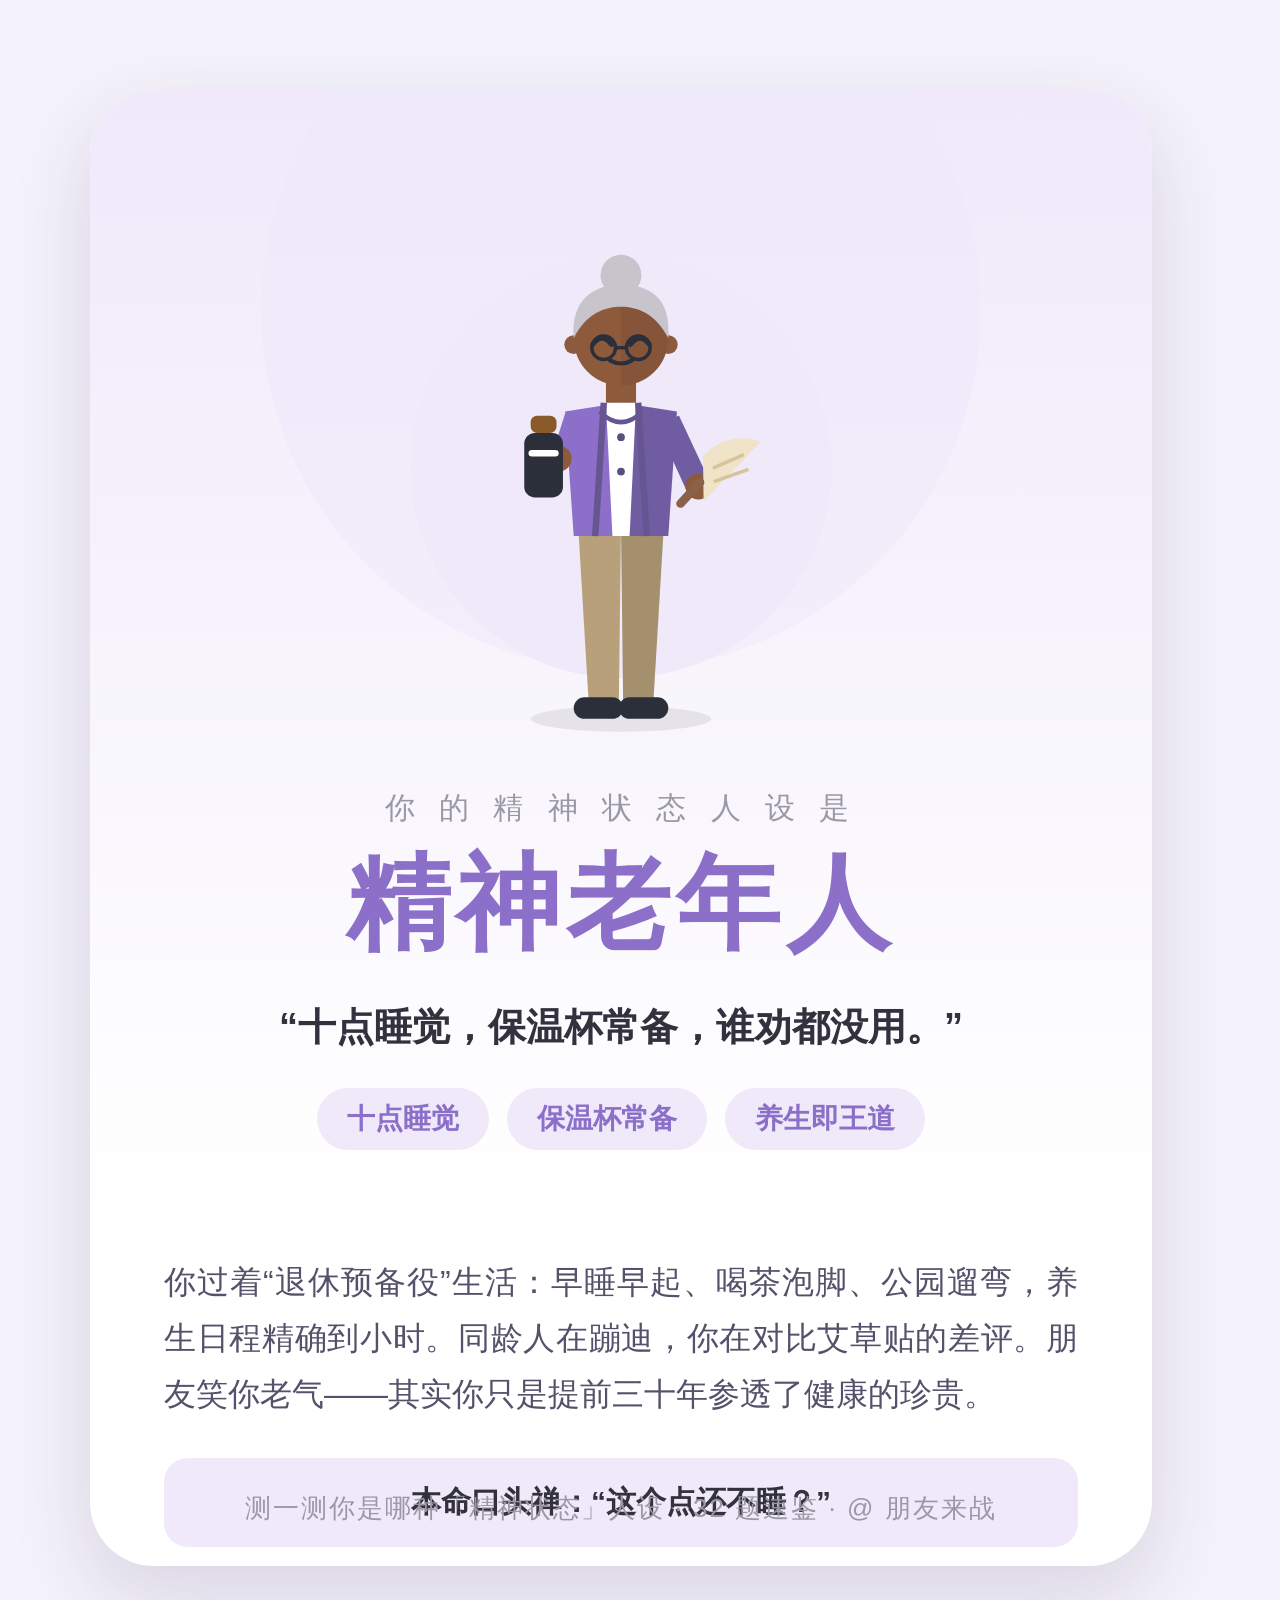
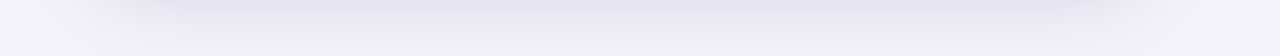
<file: tools/pages/result-lao.html>
<!doctype html><html lang="zh-CN"><head><meta charset="utf-8"><title>lao</title><style>* { box-sizing: border-box; margin: 0; padding: 0; }html, body { width: 1242px; height: 1656px; overflow: hidden; }body { font-family: -apple-system, BlinkMacSystemFont, "PingFang SC", "Hiragino Sans GB", "Microsoft YaHei", sans-serif; -webkit-font-smoothing: antialiased; }body { background: #f4f2fa; display: flex; align-items: center; justify-content: center; }.card { position: relative; width: 1062px; height: 1476px; background: #fff; border-radius: 64px; overflow: hidden; text-align: center; box-shadow: 0 30px 80px rgba(60,50,100,.15); }.top { position: relative; background: linear-gradient(180deg,#efe9fa 0%, #ffffff 100%); padding: 72px 0 56px; }.top .ring { position: absolute; top: -140px; left: 50%; transform: translateX(-50%); width: 720px; height: 720px; border-radius: 50%; background: #efe9fa; opacity: .55; }.figure-wrap { position: relative; width: 430px; margin: 0 auto; }.figure-wrap svg { display: block; width: 100%; height: auto; }.label { position: relative; margin-top: 24px; font-size: 30px; color: #9b98a6; letter-spacing: 8px; }h1 { position: relative; margin-top: 6px; font-size: 104px; font-weight: 800; color: #8b6fc9; letter-spacing: 6px; }.slogan { position: relative; margin: 24px auto 0; font-size: 38px; font-weight: 700; color: #33313d; max-width: 820px; line-height: 1.5; }.tags { position: relative; margin-top: 32px; display: flex; justify-content: center; gap: 18px; flex-wrap: wrap; }.tags span { font-size: 28px; font-weight: 700; color: #8b6fc9; background: #efe9fa; border-radius: 999px; padding: 12px 30px; }.desc { margin: 48px 74px 0; font-size: 32px; line-height: 1.75; color: #55516a; text-align: justify; }.banger { margin: 36px 74px 0; font-size: 30px; font-weight: 700; color: #33313d; background: #efe9fa; border-radius: 24px; padding: 24px 30px; }.foot { position: absolute; left: 0; right: 0; bottom: 40px; font-size: 26px; color: #9b98a6; letter-spacing: 2px; }</style></head><body><div class="card">  <div class="top">    <div class="ring"></div>    <div class="figure-wrap"><svg class="figure figure-full" viewBox="0 0 200 280" role="img" aria-label="lao 人物插画"><circle cx="100" cy="142" r="98" fill="#efe9fa"/><ellipse cx="100" cy="259" rx="42" ry="6" fill="#000" opacity=".08"/><g class="fig-person" transform=""><polygon points="80,168 100,168 99,252 85,252" fill="#b8a07a"/><polygon points="100,168 120,168 115,252 101,252" fill="#b8a07a"/><polygon points="100,168 120,168 115,252 101,252" fill="#000" opacity=".1"/><rect x="78" y="249" width="23" height="10" rx="5" fill="#2b2f3a"/><rect x="99" y="249" width="23" height="10" rx="5" fill="#2b2f3a"/><rect x="93" y="98" width="14" height="20" rx="5" fill="#8d5a3c"/><polygon points="74,116 100,112 100,174 78,174" fill="#8b6fc9"/><polygon points="100,112 126,116 122,174 100,174" fill="#705da1"/><polygon points="93,112 107,112 104,174 96,174" fill="#ffffff"/><path d="M92 112 L88 174 M108 112 L112 174" stroke="#655590" stroke-width="3" fill="none"/><circle cx="100" cy="128" r="1.8" fill="#5b4f82"/><circle cx="100" cy="144" r="1.8" fill="#5b4f82"/><path d="M90 116 Q100 126 110 116" fill="none" stroke="#655590" stroke-width="2"/><polygon points="74,117 84,121 78,139 68,136" fill="#8b6fc9"/><circle cx="71" cy="138" r="6" fill="#8d5a3c"/><g class="fig-arm"><polygon points="116,121 127,118 141,148 131,154" fill="#705da1"/><circle cx="136" cy="151" r="6" fill="#8d5a3c"/></g><g transform="translate(142 138) rotate(16)"><path d="M-4 0 A24 24 0 0 1 20 -14 L2 20 Z" fill="#efe3c8"/><path d="M2 4 L14 -6 M4 10 L18 0" stroke="#d8c49a" stroke-width="1.6"/><path d="M-8 24 L-2 12" stroke="#8a6248" stroke-width="4" stroke-linecap="round"/></g><g class="fig-head"><g transform="translate(100 82) scale(0.733) translate(-100 -92)"><circle cx="70" cy="96" r="6" fill="#8d5a3c"/><circle cx="130" cy="96" r="6" fill="#8d5a3c"/><circle cx="100" cy="92" r="30" fill="#8d5a3c"/><path d="M100 62 A30 30 0 0 1 100 122 Z" fill="#000" opacity=".05"/><g fill="#c8c4cc"><circle cx="100" cy="52" r="13"/><path d="M70 92 C68 66 84 58 100 58 C118 58 132 66 130 92 C122 76 110 72 100 72 C90 72 78 76 70 92 Z"/></g><path d="M82 96 Q88 88 94 96 M106 96 Q112 88 118 96" stroke="#2b2f3a" stroke-width="3" stroke-linecap="round" fill="none"/><path d="M93 106 Q100 110 107 106" stroke="#2b2f3a" stroke-width="2.6" stroke-linecap="round" fill="none"/><g fill="none" stroke="#2b2f3a" stroke-width="2.2"><circle cx="89" cy="98" r="7.5"/><circle cx="111" cy="98" r="7.5"/><path d="M96.5 98 H103.5"/></g></g></g></g><g transform="translate(64 142)"><rect x="-9" y="-16" width="18" height="30" rx="5" fill="#2b2f3a"/><rect x="-7" y="-8" width="14" height="3" rx="1.5" fill="#ffffff"/><rect x="-6" y="-24" width="12" height="8" rx="3" fill="#8a5a2b"/></g></svg></div>    <p class="label">你 的 精 神 状 态 人 设 是</p>    <h1>精神老年人</h1>    <p class="slogan">“十点睡觉，保温杯常备，谁劝都没用。”</p>    <div class="tags"><span>十点睡觉</span><span>保温杯常备</span><span>养生即王道</span></div>  </div>  <p class="desc">你过着“退休预备役”生活：早睡早起、喝茶泡脚、公园遛弯，养生日程精确到小时。同龄人在蹦迪，你在对比艾草贴的差评。朋友笑你老气——其实你只是提前三十年参透了健康的珍贵。</p>  <p class="banger">本命口头禅：“这个点还不睡？”</p>  <p class="foot">测一测你是哪种「精神状态」人设 · 32 题速鉴 · @ 朋友来战</p></div></body></html>
</file>
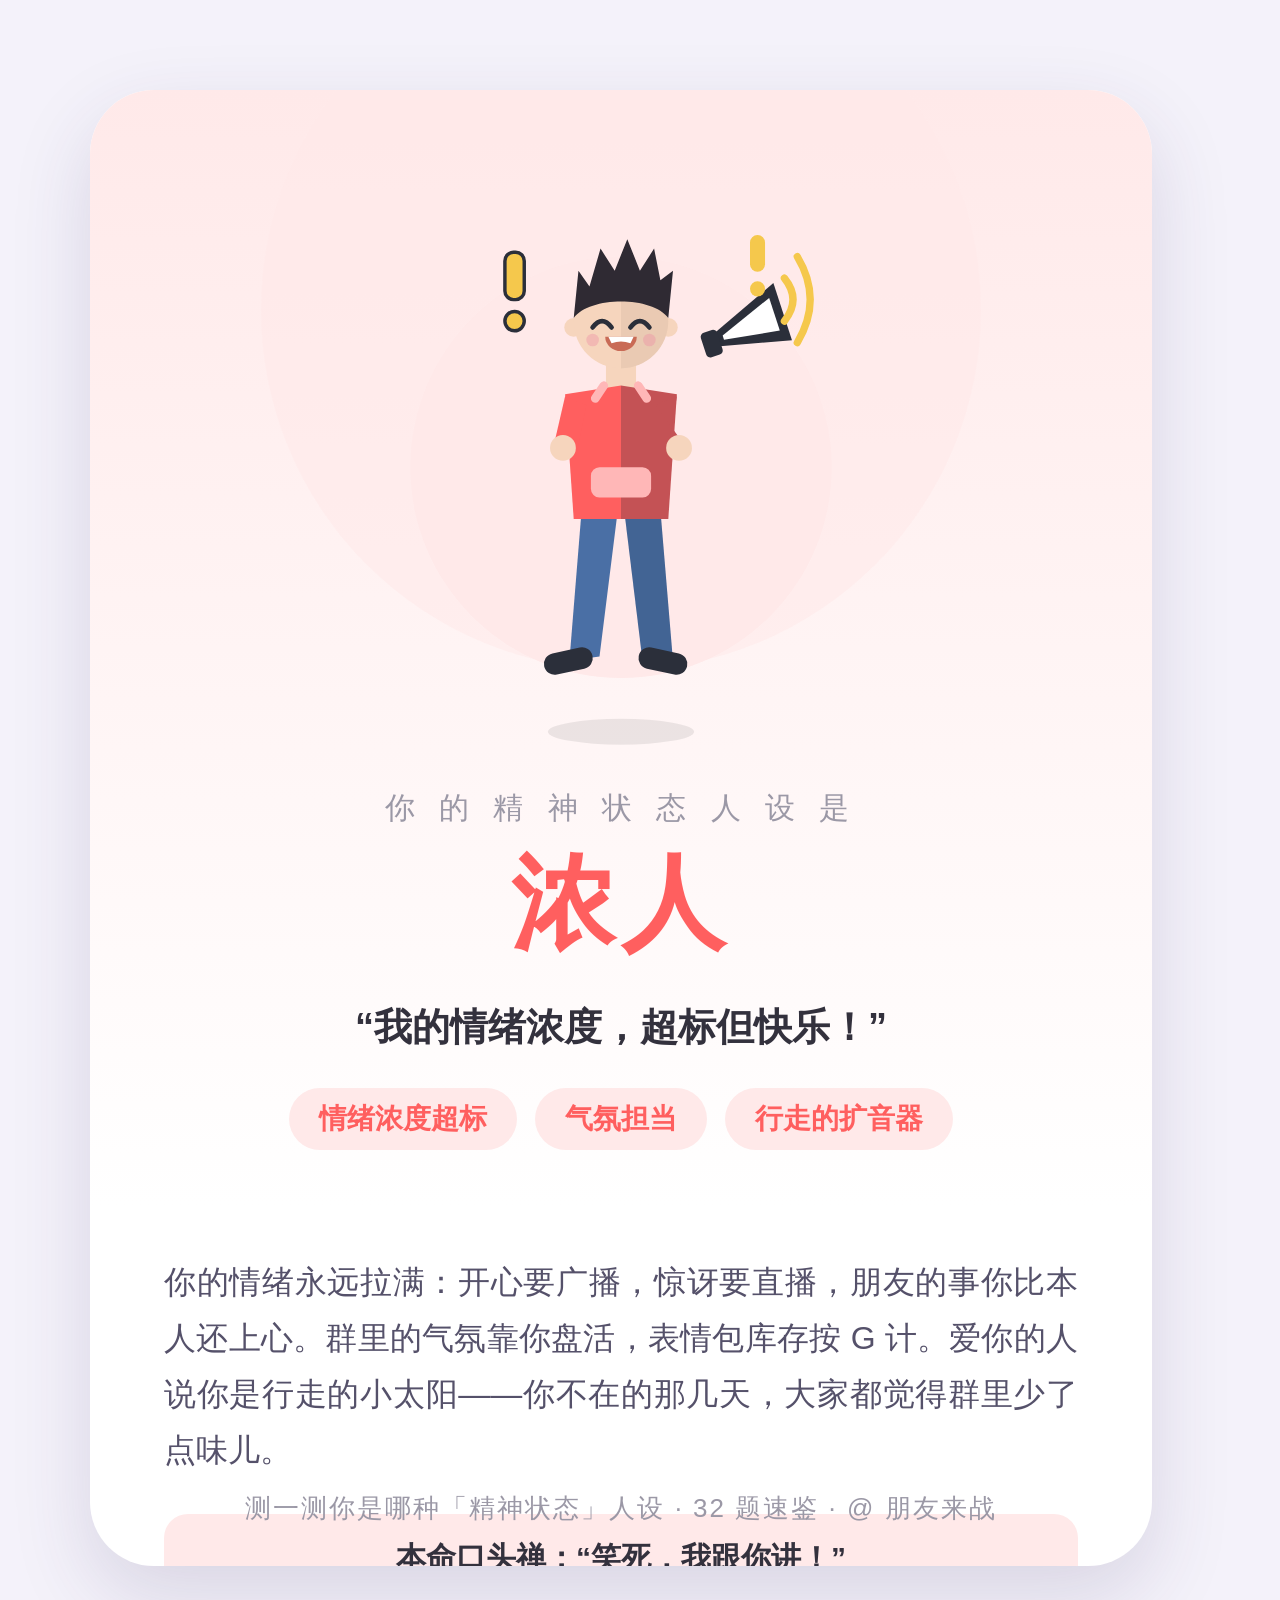
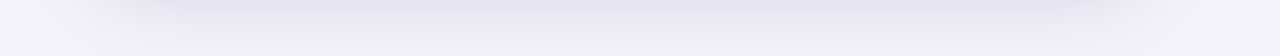
<file: tools/pages/result-nong.html>
<!doctype html><html lang="zh-CN"><head><meta charset="utf-8"><title>nong</title><style>* { box-sizing: border-box; margin: 0; padding: 0; }html, body { width: 1242px; height: 1656px; overflow: hidden; }body { font-family: -apple-system, BlinkMacSystemFont, "PingFang SC", "Hiragino Sans GB", "Microsoft YaHei", sans-serif; -webkit-font-smoothing: antialiased; }body { background: #f4f2fa; display: flex; align-items: center; justify-content: center; }.card { position: relative; width: 1062px; height: 1476px; background: #fff; border-radius: 64px; overflow: hidden; text-align: center; box-shadow: 0 30px 80px rgba(60,50,100,.15); }.top { position: relative; background: linear-gradient(180deg,#ffe9e9 0%, #ffffff 100%); padding: 72px 0 56px; }.top .ring { position: absolute; top: -140px; left: 50%; transform: translateX(-50%); width: 720px; height: 720px; border-radius: 50%; background: #ffe9e9; opacity: .55; }.figure-wrap { position: relative; width: 430px; margin: 0 auto; }.figure-wrap svg { display: block; width: 100%; height: auto; }.label { position: relative; margin-top: 24px; font-size: 30px; color: #9b98a6; letter-spacing: 8px; }h1 { position: relative; margin-top: 6px; font-size: 104px; font-weight: 800; color: #ff5f5f; letter-spacing: 6px; }.slogan { position: relative; margin: 24px auto 0; font-size: 38px; font-weight: 700; color: #33313d; max-width: 820px; line-height: 1.5; }.tags { position: relative; margin-top: 32px; display: flex; justify-content: center; gap: 18px; flex-wrap: wrap; }.tags span { font-size: 28px; font-weight: 700; color: #ff5f5f; background: #ffe9e9; border-radius: 999px; padding: 12px 30px; }.desc { margin: 48px 74px 0; font-size: 32px; line-height: 1.75; color: #55516a; text-align: justify; }.banger { margin: 36px 74px 0; font-size: 30px; font-weight: 700; color: #33313d; background: #ffe9e9; border-radius: 24px; padding: 24px 30px; }.foot { position: absolute; left: 0; right: 0; bottom: 40px; font-size: 26px; color: #9b98a6; letter-spacing: 2px; }</style></head><body><div class="card">  <div class="top">    <div class="ring"></div>    <div class="figure-wrap"><svg class="figure figure-full" viewBox="0 0 200 280" role="img" aria-label="nong 人物插画"><circle cx="100" cy="142" r="98" fill="#ffe9e9"/><ellipse cx="100" cy="265" rx="34" ry="6" fill="#000" opacity=".08"/><g class="fig-person" transform="translate(0 -8)"><polygon points="82,166 99,166 90,238 76,240" fill="#4a6fa5"/><polygon points="101,166 118,166 124,238 110,240" fill="#4a6fa5"/><polygon points="101,166 118,166 124,238 110,240" fill="#000" opacity=".1"/><rect x="64" y="235" width="23" height="10" rx="5" fill="#2b2f3a" transform="rotate(-12 76 240)"/><rect x="108" y="235" width="23" height="10" rx="5" fill="#2b2f3a" transform="rotate(12 119 240)"/><rect x="93" y="98" width="14" height="20" rx="5" fill="#f6d5bd"/><polygon points="74,116 100,112 100,174 78,174" fill="#ff5f5f"/><polygon points="100,112 126,116 122,174 100,174" fill="#c45255"/><rect x="86" y="150" width="28" height="14" rx="4" fill="#ffb7b7"/><path d="M88 118 L92 112 M112 118 L108 112" stroke="#ffb7b7" stroke-width="4" stroke-linecap="round"/><polygon points="74,117 84,121 79,146 68,143" fill="#ff5f5f"/><circle cx="73" cy="141" r="6" fill="#f6d5bd"/><g class="fig-arm"><polygon points="116,121 126,117 121,146 132,143" fill="#c45255"/><circle cx="127" cy="141" r="6" fill="#f6d5bd"/></g><g transform="translate(148 78) rotate(-18)"><path d="M-8 8 L26 -6 L26 22 L-8 14 Z" fill="#2b2f3a"/><path d="M-4 10 L22 0 L22 16 L-4 12 Z" fill="#ffffff"/><rect x="-14" y="6" width="8" height="12" rx="2" fill="#2b2f3a"/></g><path d="M176 62 Q184 72 176 82 M182 52 Q194 72 182 92" stroke="#f5c84c" stroke-width="3.4" stroke-linecap="round" fill="none"/><g class="fig-head"><g transform="translate(100 82) scale(0.733) translate(-100 -92)"><circle cx="70" cy="96" r="6" fill="#f6d5bd"/><circle cx="130" cy="96" r="6" fill="#f6d5bd"/><circle cx="100" cy="92" r="30" fill="#f6d5bd"/><path d="M100 62 A30 30 0 0 1 100 122 Z" fill="#000" opacity=".05"/><g fill="#2f2a33"><path d="M70 90 L73 60 L80 70 L87 46 L96 60 L104 40 L112 60 L121 46 L125 66 L133 60 L130 90 C120 76 80 76 70 90 Z"/></g><path d="M82 96 Q88 88 94 96 M106 96 Q112 88 118 96" stroke="#2b2f3a" stroke-width="3" stroke-linecap="round" fill="none"/><path d="M90 102 A10 9 0 0 0 110 102 Z" fill="#c96b56"/><path d="M92 102 H108 L106 106 Q100 104 94 106 Z" fill="#ffffff"/><circle cx="82" cy="104" r="4" fill="#ee8fa6" opacity=".4"/><circle cx="118" cy="104" r="4" fill="#ee8fa6" opacity=".4"/></g></g></g><g fill="#f5c84c" stroke="#2b2f3a" stroke-width="1.6"><rect x="46" y="42" width="9" height="22" rx="4"/><circle cx="50.5" cy="74" r="4.5"/><rect x="160" y="34" width="7" height="17" rx="3.5" stroke="none"/><circle cx="163.5" cy="59" r="3.5" stroke="none"/></g></svg></div>    <p class="label">你 的 精 神 状 态 人 设 是</p>    <h1>浓人</h1>    <p class="slogan">“我的情绪浓度，超标但快乐！”</p>    <div class="tags"><span>情绪浓度超标</span><span>气氛担当</span><span>行走的扩音器</span></div>  </div>  <p class="desc">你的情绪永远拉满：开心要广播，惊讶要直播，朋友的事你比本人还上心。群里的气氛靠你盘活，表情包库存按 G 计。爱你的人说你是行走的小太阳——你不在的那几天，大家都觉得群里少了点味儿。</p>  <p class="banger">本命口头禅：“笑死，我跟你讲！”</p>  <p class="foot">测一测你是哪种「精神状态」人设 · 32 题速鉴 · @ 朋友来战</p></div></body></html>
</file>
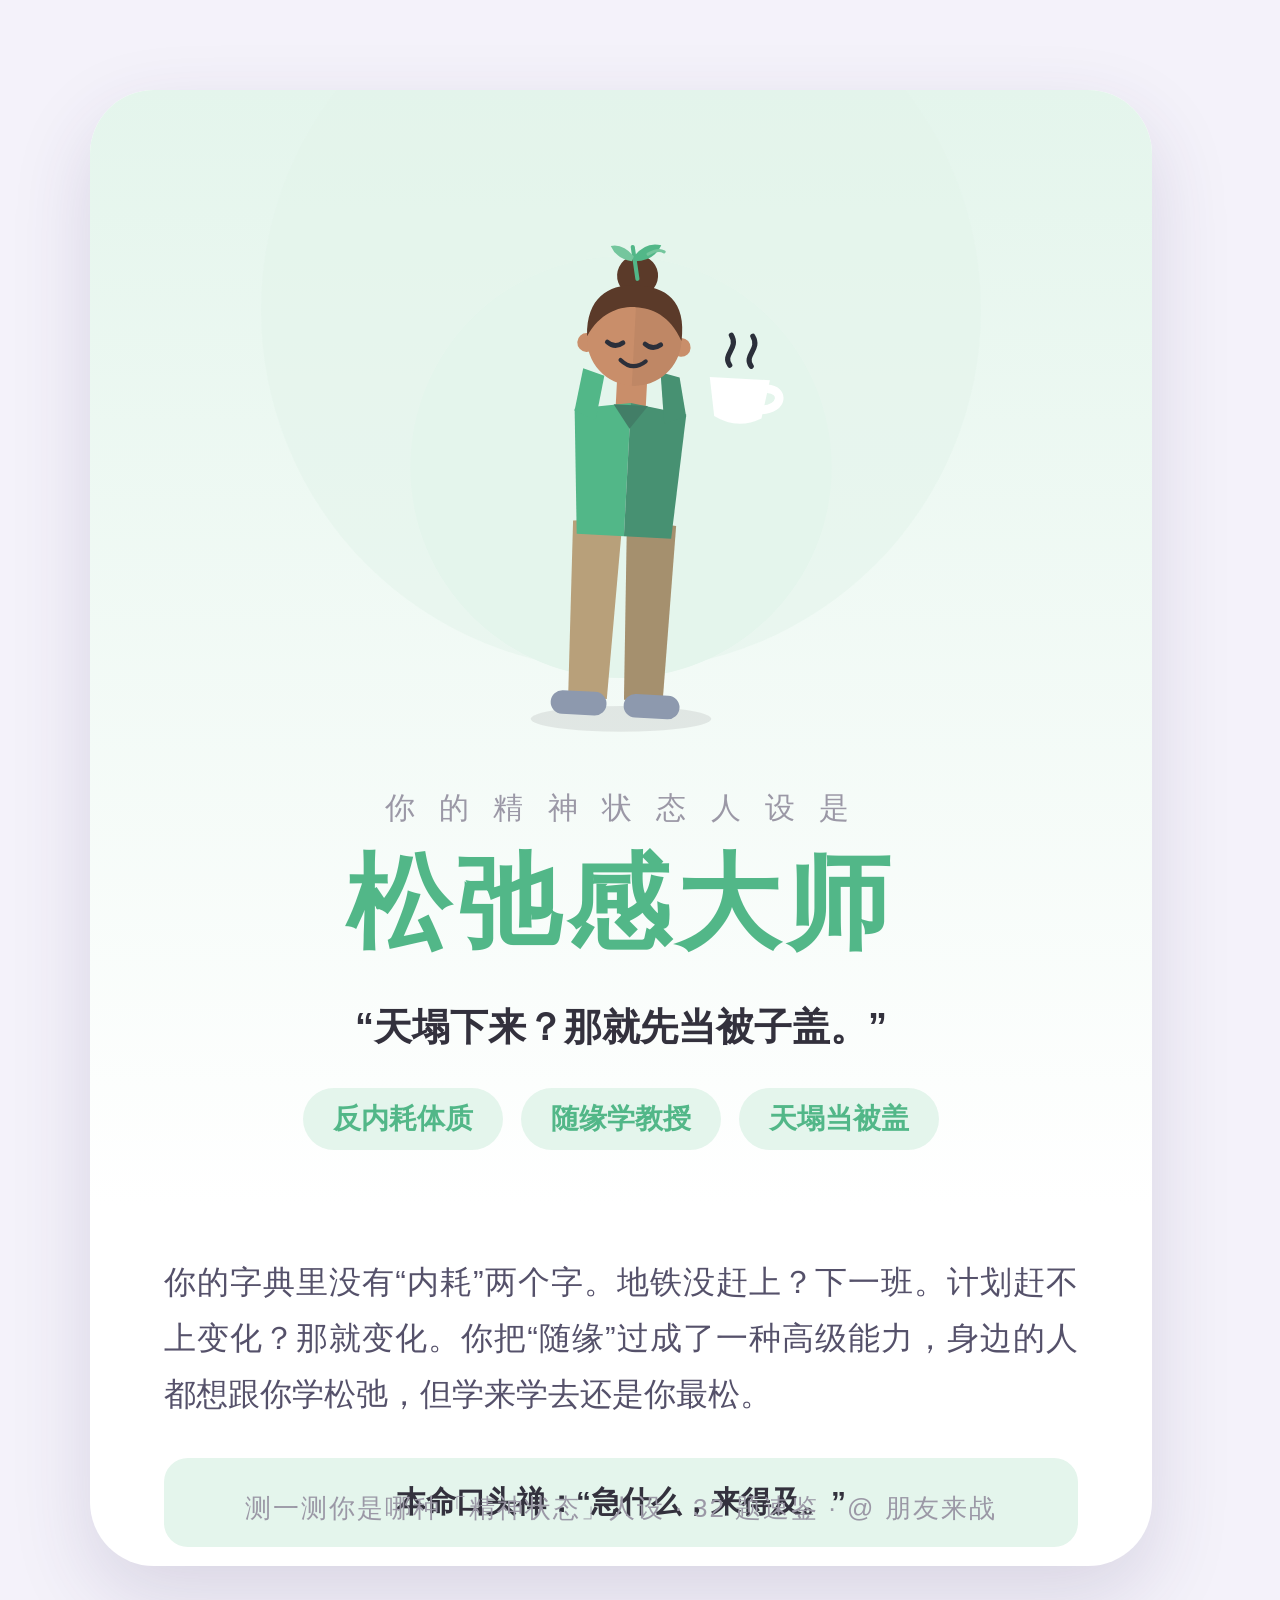
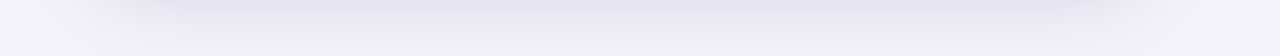
<file: tools/pages/result-song.html>
<!doctype html><html lang="zh-CN"><head><meta charset="utf-8"><title>song</title><style>* { box-sizing: border-box; margin: 0; padding: 0; }html, body { width: 1242px; height: 1656px; overflow: hidden; }body { font-family: -apple-system, BlinkMacSystemFont, "PingFang SC", "Hiragino Sans GB", "Microsoft YaHei", sans-serif; -webkit-font-smoothing: antialiased; }body { background: #f4f2fa; display: flex; align-items: center; justify-content: center; }.card { position: relative; width: 1062px; height: 1476px; background: #fff; border-radius: 64px; overflow: hidden; text-align: center; box-shadow: 0 30px 80px rgba(60,50,100,.15); }.top { position: relative; background: linear-gradient(180deg,#e4f5ec 0%, #ffffff 100%); padding: 72px 0 56px; }.top .ring { position: absolute; top: -140px; left: 50%; transform: translateX(-50%); width: 720px; height: 720px; border-radius: 50%; background: #e4f5ec; opacity: .55; }.figure-wrap { position: relative; width: 430px; margin: 0 auto; }.figure-wrap svg { display: block; width: 100%; height: auto; }.label { position: relative; margin-top: 24px; font-size: 30px; color: #9b98a6; letter-spacing: 8px; }h1 { position: relative; margin-top: 6px; font-size: 104px; font-weight: 800; color: #52b788; letter-spacing: 6px; }.slogan { position: relative; margin: 24px auto 0; font-size: 38px; font-weight: 700; color: #33313d; max-width: 820px; line-height: 1.5; }.tags { position: relative; margin-top: 32px; display: flex; justify-content: center; gap: 18px; flex-wrap: wrap; }.tags span { font-size: 28px; font-weight: 700; color: #52b788; background: #e4f5ec; border-radius: 999px; padding: 12px 30px; }.desc { margin: 48px 74px 0; font-size: 32px; line-height: 1.75; color: #55516a; text-align: justify; }.banger { margin: 36px 74px 0; font-size: 30px; font-weight: 700; color: #33313d; background: #e4f5ec; border-radius: 24px; padding: 24px 30px; }.foot { position: absolute; left: 0; right: 0; bottom: 40px; font-size: 26px; color: #9b98a6; letter-spacing: 2px; }</style></head><body><div class="card">  <div class="top">    <div class="ring"></div>    <div class="figure-wrap"><svg class="figure figure-full" viewBox="0 0 200 280" role="img" aria-label="song 人物插画"><circle cx="100" cy="142" r="98" fill="#e4f5ec"/><ellipse cx="100" cy="259" rx="42" ry="6" fill="#000" opacity=".08"/><g class="fig-person" transform="rotate(3 100 200)"><polygon points="76,168 99,166 96,250 78,250" fill="#b8a07a"/><polygon points="101,166 124,168 122,250 104,250" fill="#b8a07a"/><polygon points="101,166 124,168 122,250 104,250" fill="#000" opacity=".1"/><rect x="70" y="247" width="26" height="11" rx="5.5" fill="#8d99ae"/><rect x="104" y="247" width="26" height="11" rx="5.5" fill="#8d99ae"/><rect x="93" y="98" width="14" height="20" rx="5" fill="#c98e6a"/><polygon points="74,116 100,112 100,174 78,174" fill="#52b788"/><polygon points="100,112 126,116 122,174 100,174" fill="#479172"/><polygon points="92,113 100,124 108,113" fill="#427e67"/><polygon points="74,117 84,121 87,100 77,97" fill="#52b788"/><g class="fig-arm"><polygon points="116,121 126,117 122,99 113,97" fill="#479172"/></g><g transform="translate(150 92)"><path d="M-14 6 H14 L11 24 Q0 30 -11 24 Z" fill="#ffffff"/><path d="M13 10 C21 10 21 19 11 20" stroke="#ffffff" stroke-width="4" fill="none"/><path d="M-5 0 C-9 -5 -1 -8 -5 -14 M5 0 C1 -5 9 -8 5 -14" stroke="#2b2f3a" stroke-width="2.4" stroke-linecap="round" fill="none"/></g><g class="fig-head"><g transform="translate(100 82) scale(0.733) translate(-100 -92)"><circle cx="70" cy="96" r="6" fill="#c98e6a"/><circle cx="130" cy="96" r="6" fill="#c98e6a"/><circle cx="100" cy="92" r="30" fill="#c98e6a"/><path d="M100 62 A30 30 0 0 1 100 122 Z" fill="#000" opacity=".05"/><g fill="#5b3a29"><circle cx="100" cy="52" r="13"/><path d="M70 92 C68 66 84 58 100 58 C118 58 132 66 130 92 C122 76 110 72 100 72 C90 72 78 76 70 92 Z"/></g><path d="M100 54 Q98 44 96 34" stroke="#52b788" stroke-width="2.6" stroke-linecap="round" fill="none"/><path d="M97 40 Q104 30 114 32 Q110 42 98 43 Z" fill="#52b788"/><path d="M97 40 Q90 32 82 34 Q86 42 96 43 Z" fill="#74c69d"/><path d="M106 38 Q112 34 116 36" stroke="#74c69d" stroke-width="2" stroke-linecap="round" fill="none"/><path d="M83 95 Q88 99 93 95 M107 95 Q112 99 117 95" stroke="#2b2f3a" stroke-width="3" stroke-linecap="round" fill="none"/><path d="M92 106 Q100 113 108 106" stroke="#2b2f3a" stroke-width="2.6" stroke-linecap="round" fill="none"/></g></g></g></svg></div>    <p class="label">你 的 精 神 状 态 人 设 是</p>    <h1>松弛感大师</h1>    <p class="slogan">“天塌下来？那就先当被子盖。”</p>    <div class="tags"><span>反内耗体质</span><span>随缘学教授</span><span>天塌当被盖</span></div>  </div>  <p class="desc">你的字典里没有“内耗”两个字。地铁没赶上？下一班。计划赶不上变化？那就变化。你把“随缘”过成了一种高级能力，身边的人都想跟你学松弛，但学来学去还是你最松。</p>  <p class="banger">本命口头禅：“急什么，来得及。”</p>  <p class="foot">测一测你是哪种「精神状态」人设 · 32 题速鉴 · @ 朋友来战</p></div></body></html>
</file>
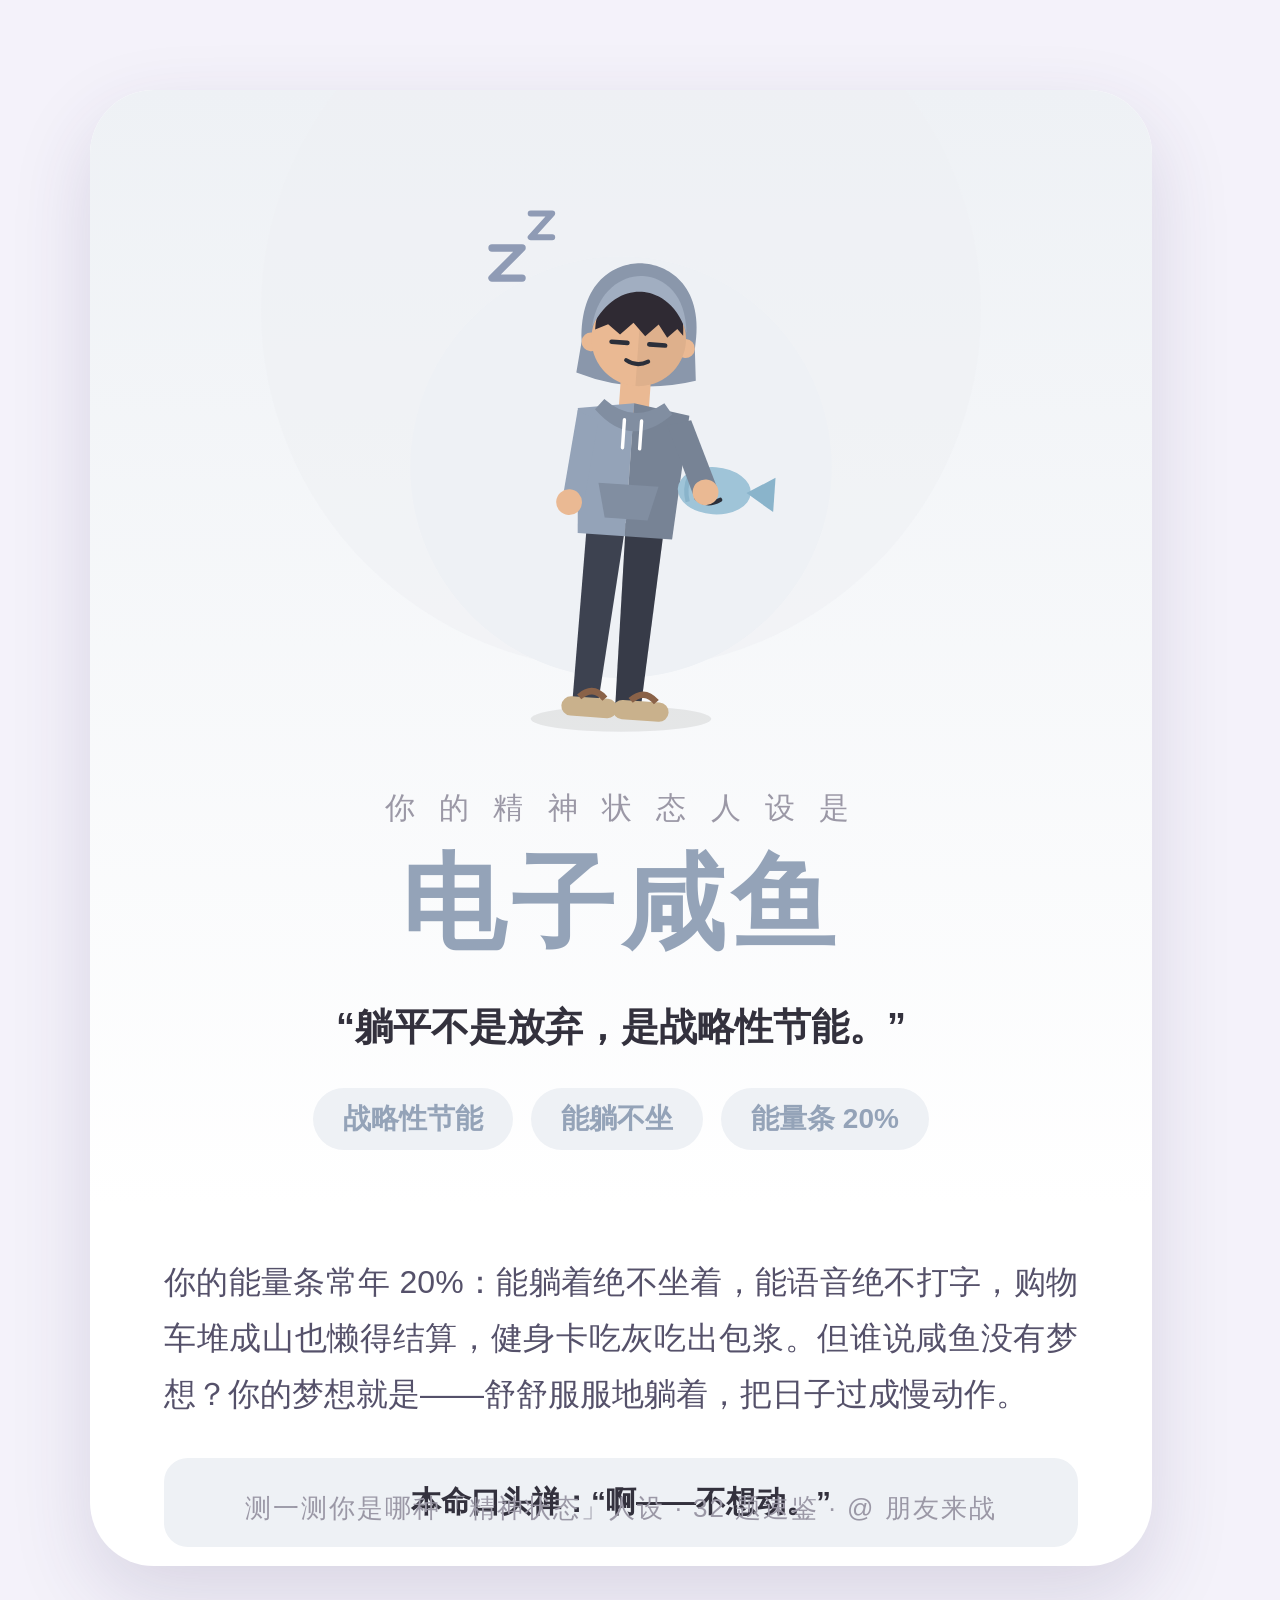
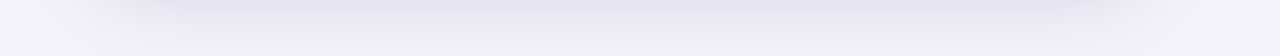
<file: tools/pages/result-xianyu.html>
<!doctype html><html lang="zh-CN"><head><meta charset="utf-8"><title>xianyu</title><style>* { box-sizing: border-box; margin: 0; padding: 0; }html, body { width: 1242px; height: 1656px; overflow: hidden; }body { font-family: -apple-system, BlinkMacSystemFont, "PingFang SC", "Hiragino Sans GB", "Microsoft YaHei", sans-serif; -webkit-font-smoothing: antialiased; }body { background: #f4f2fa; display: flex; align-items: center; justify-content: center; }.card { position: relative; width: 1062px; height: 1476px; background: #fff; border-radius: 64px; overflow: hidden; text-align: center; box-shadow: 0 30px 80px rgba(60,50,100,.15); }.top { position: relative; background: linear-gradient(180deg,#eef1f5 0%, #ffffff 100%); padding: 72px 0 56px; }.top .ring { position: absolute; top: -140px; left: 50%; transform: translateX(-50%); width: 720px; height: 720px; border-radius: 50%; background: #eef1f5; opacity: .55; }.figure-wrap { position: relative; width: 430px; margin: 0 auto; }.figure-wrap svg { display: block; width: 100%; height: auto; }.label { position: relative; margin-top: 24px; font-size: 30px; color: #9b98a6; letter-spacing: 8px; }h1 { position: relative; margin-top: 6px; font-size: 104px; font-weight: 800; color: #94a3b8; letter-spacing: 6px; }.slogan { position: relative; margin: 24px auto 0; font-size: 38px; font-weight: 700; color: #33313d; max-width: 820px; line-height: 1.5; }.tags { position: relative; margin-top: 32px; display: flex; justify-content: center; gap: 18px; flex-wrap: wrap; }.tags span { font-size: 28px; font-weight: 700; color: #94a3b8; background: #eef1f5; border-radius: 999px; padding: 12px 30px; }.desc { margin: 48px 74px 0; font-size: 32px; line-height: 1.75; color: #55516a; text-align: justify; }.banger { margin: 36px 74px 0; font-size: 30px; font-weight: 700; color: #33313d; background: #eef1f5; border-radius: 24px; padding: 24px 30px; }.foot { position: absolute; left: 0; right: 0; bottom: 40px; font-size: 26px; color: #9b98a6; letter-spacing: 2px; }</style></head><body><div class="card">  <div class="top">    <div class="ring"></div>    <div class="figure-wrap"><svg class="figure figure-full" viewBox="0 0 200 280" role="img" aria-label="xianyu 人物插画"><circle cx="100" cy="142" r="98" fill="#eef1f5"/><ellipse cx="100" cy="259" rx="42" ry="6" fill="#000" opacity=".08"/><g class="fig-person" transform="rotate(4 100 200)"><g transform="translate(100 82) scale(0.733) translate(-100 -92)"><path d="M64 96 C60 56 84 44 100 44 C116 44 140 56 136 96 L138 116 Q100 128 62 116 Z" fill="#8a97ab"/></g><polygon points="82,168 100,168 93,252 81,252" fill="#3d4250"/><polygon points="100,168 118,168 113,252 101,252" fill="#3d4250"/><polygon points="100,168 118,168 113,252 101,252" fill="#000" opacity=".1"/><rect x="76" y="250" width="26" height="9" rx="4.5" fill="#c9b18c"/><rect x="100" y="250" width="26" height="9" rx="4.5" fill="#c9b18c"/><path d="M84 250 Q90 244 96 250 M108 250 Q114 244 120 250" stroke="#8a6248" stroke-width="3" fill="none"/><rect x="93" y="98" width="14" height="20" rx="5" fill="#eab993"/><polygon points="74,116 100,112 100,174 78,174" fill="#94a3b8"/><polygon points="100,112 126,116 122,174 100,174" fill="#778395"/><path d="M82 116 Q100 134 118 116 L114 111 Q100 122 86 111 Z" fill="#818ea1"/><polygon points="86,150 114,150 110,166 90,166" fill="#818ea1"/><path d="M96 120 V133 M104 120 V133" stroke="#ffffff" stroke-width="1.6" stroke-linecap="round" fill="none"/><ellipse cx="140" cy="150" rx="17" ry="11" fill="#9fc4d8"/><polygon points="155,150 168,142 168,158" fill="#8ab4cb"/><circle cx="132" cy="147" r="2.2" fill="#2b2f3a"/><path d="M132 154 Q137 158 143 154" stroke="#2b2f3a" stroke-width="2" stroke-linecap="round" fill="none"/><path d="M128 144 Q126 150 128 156" stroke="#8ab4cb" stroke-width="2" fill="none"/><polygon points="74,117 84,121 80,158 70,157" fill="#94a3b8"/><circle cx="73" cy="160" r="6" fill="#eab993"/><g class="fig-arm"><polygon points="116,121 127,118 141,148 131,154" fill="#778395"/><circle cx="136" cy="151" r="6" fill="#eab993"/></g><g class="fig-head"><g transform="translate(100 82) scale(0.733) translate(-100 -92)"><circle cx="70" cy="96" r="6" fill="#eab993"/><circle cx="130" cy="96" r="6" fill="#eab993"/><circle cx="100" cy="92" r="30" fill="#eab993"/><path d="M100 62 A30 30 0 0 1 100 122 Z" fill="#000" opacity=".05"/><g fill="#2f2a33"><path d="M72 88 C72 64 86 56 100 56 C114 56 128 64 128 88 L124 84 L118 90 L112 82 L104 90 L96 82 L88 90 L80 84 Z"/></g><path d="M70 86 C72 62 88 52 100 52 C114 52 128 62 130 86 C122 66 108 62 100 62 C90 62 78 68 70 86 Z" fill="#a1aec1"/><path d="M83 95 H93 M107 95 H117" stroke="#2b2f3a" stroke-width="3" stroke-linecap="round" fill="none"/><path d="M93 106 Q100 110 107 106" stroke="#2b2f3a" stroke-width="2.6" stroke-linecap="round" fill="none"/></g></g></g><g stroke="#8f9bb5" stroke-width="3.4" stroke-linecap="round" stroke-linejoin="round" fill="none"><path d="M40 40 H54 L40 54 H54"/><path d="M58 24 H68 L58 35 H68" stroke-width="2.8"/></g></svg></div>    <p class="label">你 的 精 神 状 态 人 设 是</p>    <h1>电子咸鱼</h1>    <p class="slogan">“躺平不是放弃，是战略性节能。”</p>    <div class="tags"><span>战略性节能</span><span>能躺不坐</span><span>能量条 20%</span></div>  </div>  <p class="desc">你的能量条常年 20%：能躺着绝不坐着，能语音绝不打字，购物车堆成山也懒得结算，健身卡吃灰吃出包浆。但谁说咸鱼没有梦想？你的梦想就是——舒舒服服地躺着，把日子过成慢动作。</p>  <p class="banger">本命口头禅：“啊——不想动。”</p>  <p class="foot">测一测你是哪种「精神状态」人设 · 32 题速鉴 · @ 朋友来战</p></div></body></html>
</file>
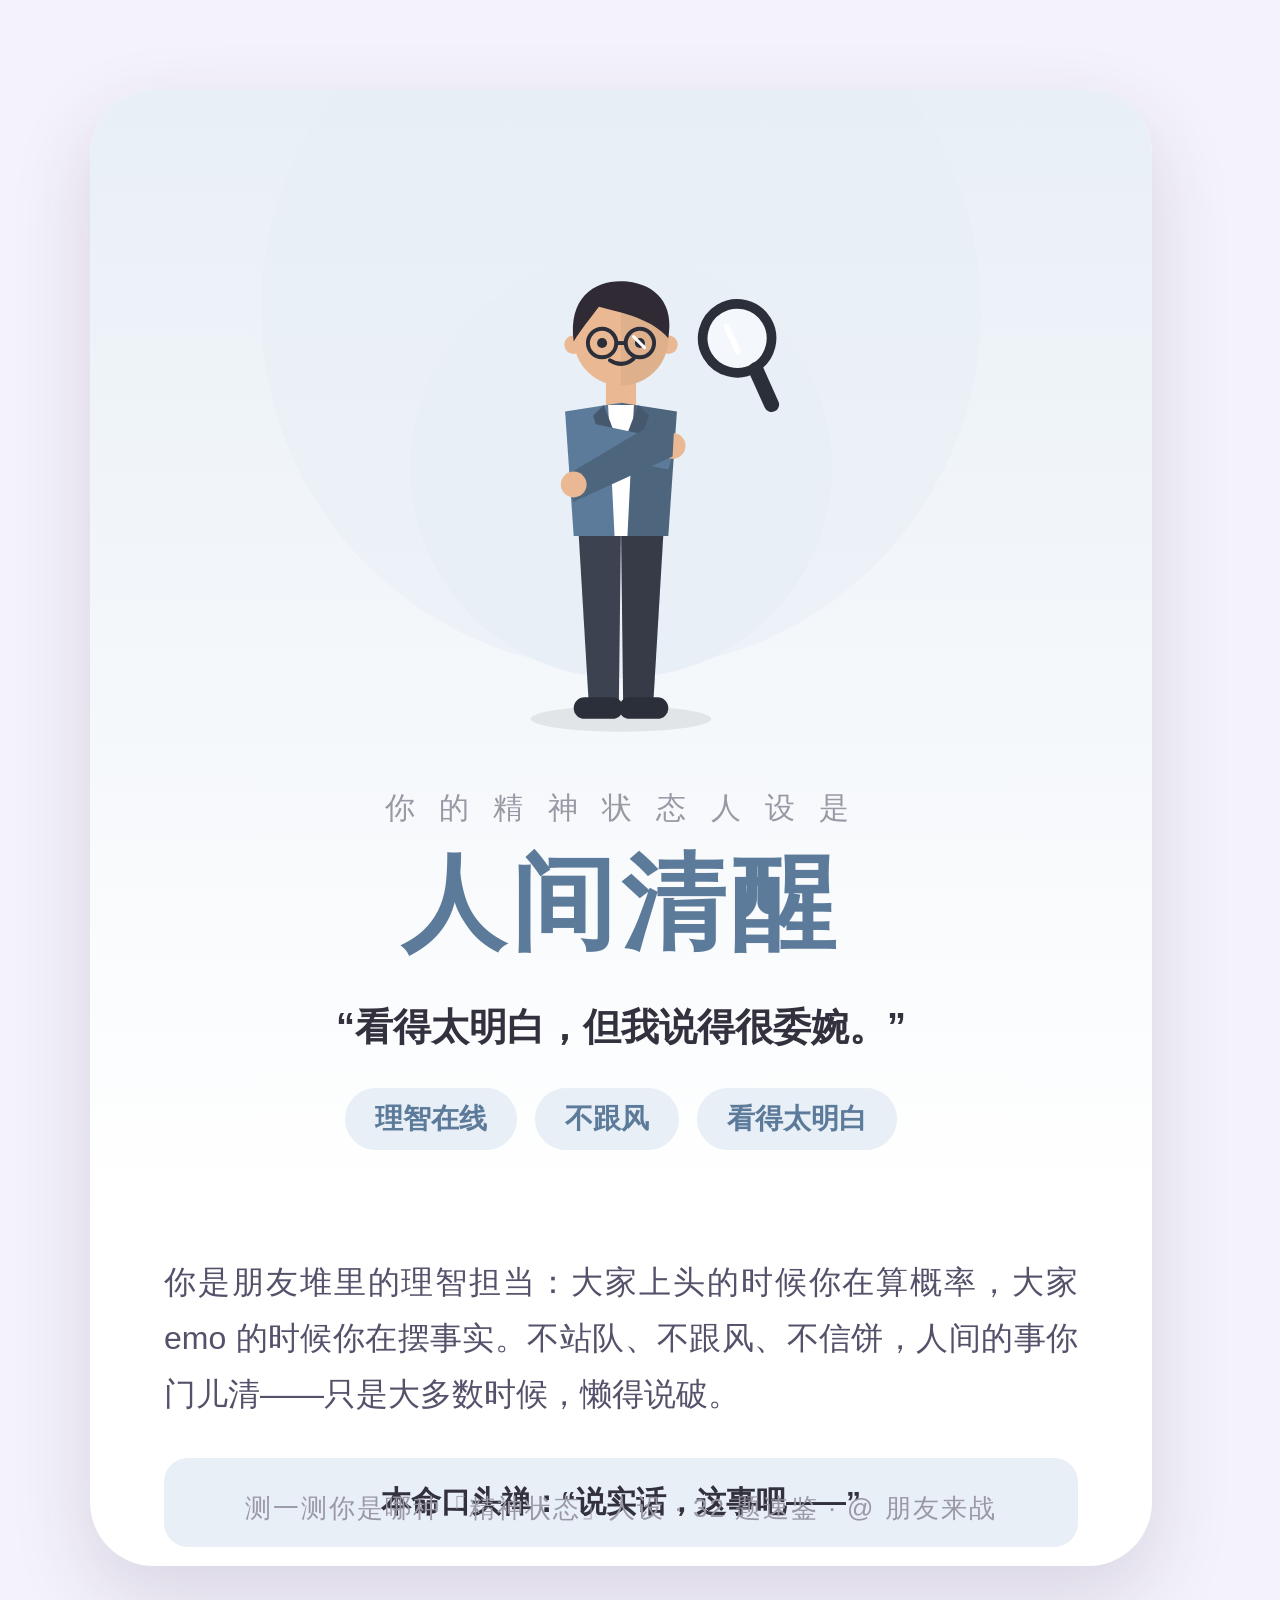
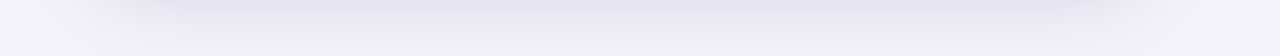
<file: tools/pages/result-xing.html>
<!doctype html><html lang="zh-CN"><head><meta charset="utf-8"><title>xing</title><style>* { box-sizing: border-box; margin: 0; padding: 0; }html, body { width: 1242px; height: 1656px; overflow: hidden; }body { font-family: -apple-system, BlinkMacSystemFont, "PingFang SC", "Hiragino Sans GB", "Microsoft YaHei", sans-serif; -webkit-font-smoothing: antialiased; }body { background: #f4f2fa; display: flex; align-items: center; justify-content: center; }.card { position: relative; width: 1062px; height: 1476px; background: #fff; border-radius: 64px; overflow: hidden; text-align: center; box-shadow: 0 30px 80px rgba(60,50,100,.15); }.top { position: relative; background: linear-gradient(180deg,#e8eff6 0%, #ffffff 100%); padding: 72px 0 56px; }.top .ring { position: absolute; top: -140px; left: 50%; transform: translateX(-50%); width: 720px; height: 720px; border-radius: 50%; background: #e8eff6; opacity: .55; }.figure-wrap { position: relative; width: 430px; margin: 0 auto; }.figure-wrap svg { display: block; width: 100%; height: auto; }.label { position: relative; margin-top: 24px; font-size: 30px; color: #9b98a6; letter-spacing: 8px; }h1 { position: relative; margin-top: 6px; font-size: 104px; font-weight: 800; color: #5c7a99; letter-spacing: 6px; }.slogan { position: relative; margin: 24px auto 0; font-size: 38px; font-weight: 700; color: #33313d; max-width: 820px; line-height: 1.5; }.tags { position: relative; margin-top: 32px; display: flex; justify-content: center; gap: 18px; flex-wrap: wrap; }.tags span { font-size: 28px; font-weight: 700; color: #5c7a99; background: #e8eff6; border-radius: 999px; padding: 12px 30px; }.desc { margin: 48px 74px 0; font-size: 32px; line-height: 1.75; color: #55516a; text-align: justify; }.banger { margin: 36px 74px 0; font-size: 30px; font-weight: 700; color: #33313d; background: #e8eff6; border-radius: 24px; padding: 24px 30px; }.foot { position: absolute; left: 0; right: 0; bottom: 40px; font-size: 26px; color: #9b98a6; letter-spacing: 2px; }</style></head><body><div class="card">  <div class="top">    <div class="ring"></div>    <div class="figure-wrap"><svg class="figure figure-full" viewBox="0 0 200 280" role="img" aria-label="xing 人物插画"><circle cx="100" cy="142" r="98" fill="#e8eff6"/><ellipse cx="100" cy="259" rx="42" ry="6" fill="#000" opacity=".08"/><g class="fig-person" transform=""><polygon points="80,168 100,168 99,252 85,252" fill="#3d4250"/><polygon points="100,168 120,168 115,252 101,252" fill="#3d4250"/><polygon points="100,168 120,168 115,252 101,252" fill="#000" opacity=".1"/><rect x="78" y="249" width="23" height="10" rx="5" fill="#2b2f3a"/><rect x="99" y="249" width="23" height="10" rx="5" fill="#2b2f3a"/><rect x="93" y="98" width="14" height="20" rx="5" fill="#eab993"/><polygon points="74,116 100,112 100,174 78,174" fill="#5c7a99"/><polygon points="100,112 126,116 122,174 100,174" fill="#4e657e"/><polygon points="94,113 106,113 103,174 97,174" fill="#ffffff"/><polygon points="92,113 100,134 95,142 87,118" fill="#46586e"/><polygon points="108,113 113,118 104,142 100,134" fill="#46586e"/><polygon points="75,118 84,121 126,130 122,143 76,134" fill="#5c7a99"/><circle cx="124" cy="132" r="6" fill="#eab993"/><g class="fig-arm"><polygon points="125,118 116,121 74,146 78,158 124,137" fill="#4e657e"/><circle cx="78" cy="150" r="6" fill="#eab993"/></g><g transform="translate(154 82) rotate(14)"><circle cx="0" cy="0" r="16" fill="#ffffff" opacity=".55"/><circle cx="0" cy="0" r="16" fill="none" stroke="#2b2f3a" stroke-width="4.5"/><path d="M-6 -4 L2 6" stroke="#ffffff" stroke-width="2.6" stroke-linecap="round"/><path d="M12 12 L23 26" stroke="#2b2f3a" stroke-width="7" stroke-linecap="round"/></g><g class="fig-head"><g transform="translate(100 82) scale(0.733) translate(-100 -92)"><circle cx="70" cy="96" r="6" fill="#eab993"/><circle cx="130" cy="96" r="6" fill="#eab993"/><circle cx="100" cy="92" r="30" fill="#eab993"/><path d="M100 62 A30 30 0 0 1 100 122 Z" fill="#000" opacity=".05"/><g fill="#2f2a33"><path d="M70 94 C66 64 86 54 104 56 C122 58 134 70 130 92 C120 80 102 76 86 72 C80 80 75 86 70 94 Z"/></g><circle cx="88" cy="95" r="3.2" fill="#2b2f3a"/><circle cx="112" cy="95" r="3.2" fill="#2b2f3a"/><path d="M93 106 Q101 111 108 105" stroke="#2b2f3a" stroke-width="2.6" stroke-linecap="round" fill="none"/><g fill="none" stroke="#2b2f3a" stroke-width="2.5"><circle cx="88" cy="95" r="9"/><circle cx="112" cy="95" r="9"/><path d="M97 95 H103"/></g><path d="M108 91 L115 98" stroke="#ffffff" stroke-width="2" stroke-linecap="round"/></g></g></g></svg></div>    <p class="label">你 的 精 神 状 态 人 设 是</p>    <h1>人间清醒</h1>    <p class="slogan">“看得太明白，但我说得很委婉。”</p>    <div class="tags"><span>理智在线</span><span>不跟风</span><span>看得太明白</span></div>  </div>  <p class="desc">你是朋友堆里的理智担当：大家上头的时候你在算概率，大家 emo 的时候你在摆事实。不站队、不跟风、不信饼，人间的事你门儿清——只是大多数时候，懒得说破。</p>  <p class="banger">本命口头禅：“说实话，这事吧——”</p>  <p class="foot">测一测你是哪种「精神状态」人设 · 32 题速鉴 · @ 朋友来战</p></div></body></html>
</file>
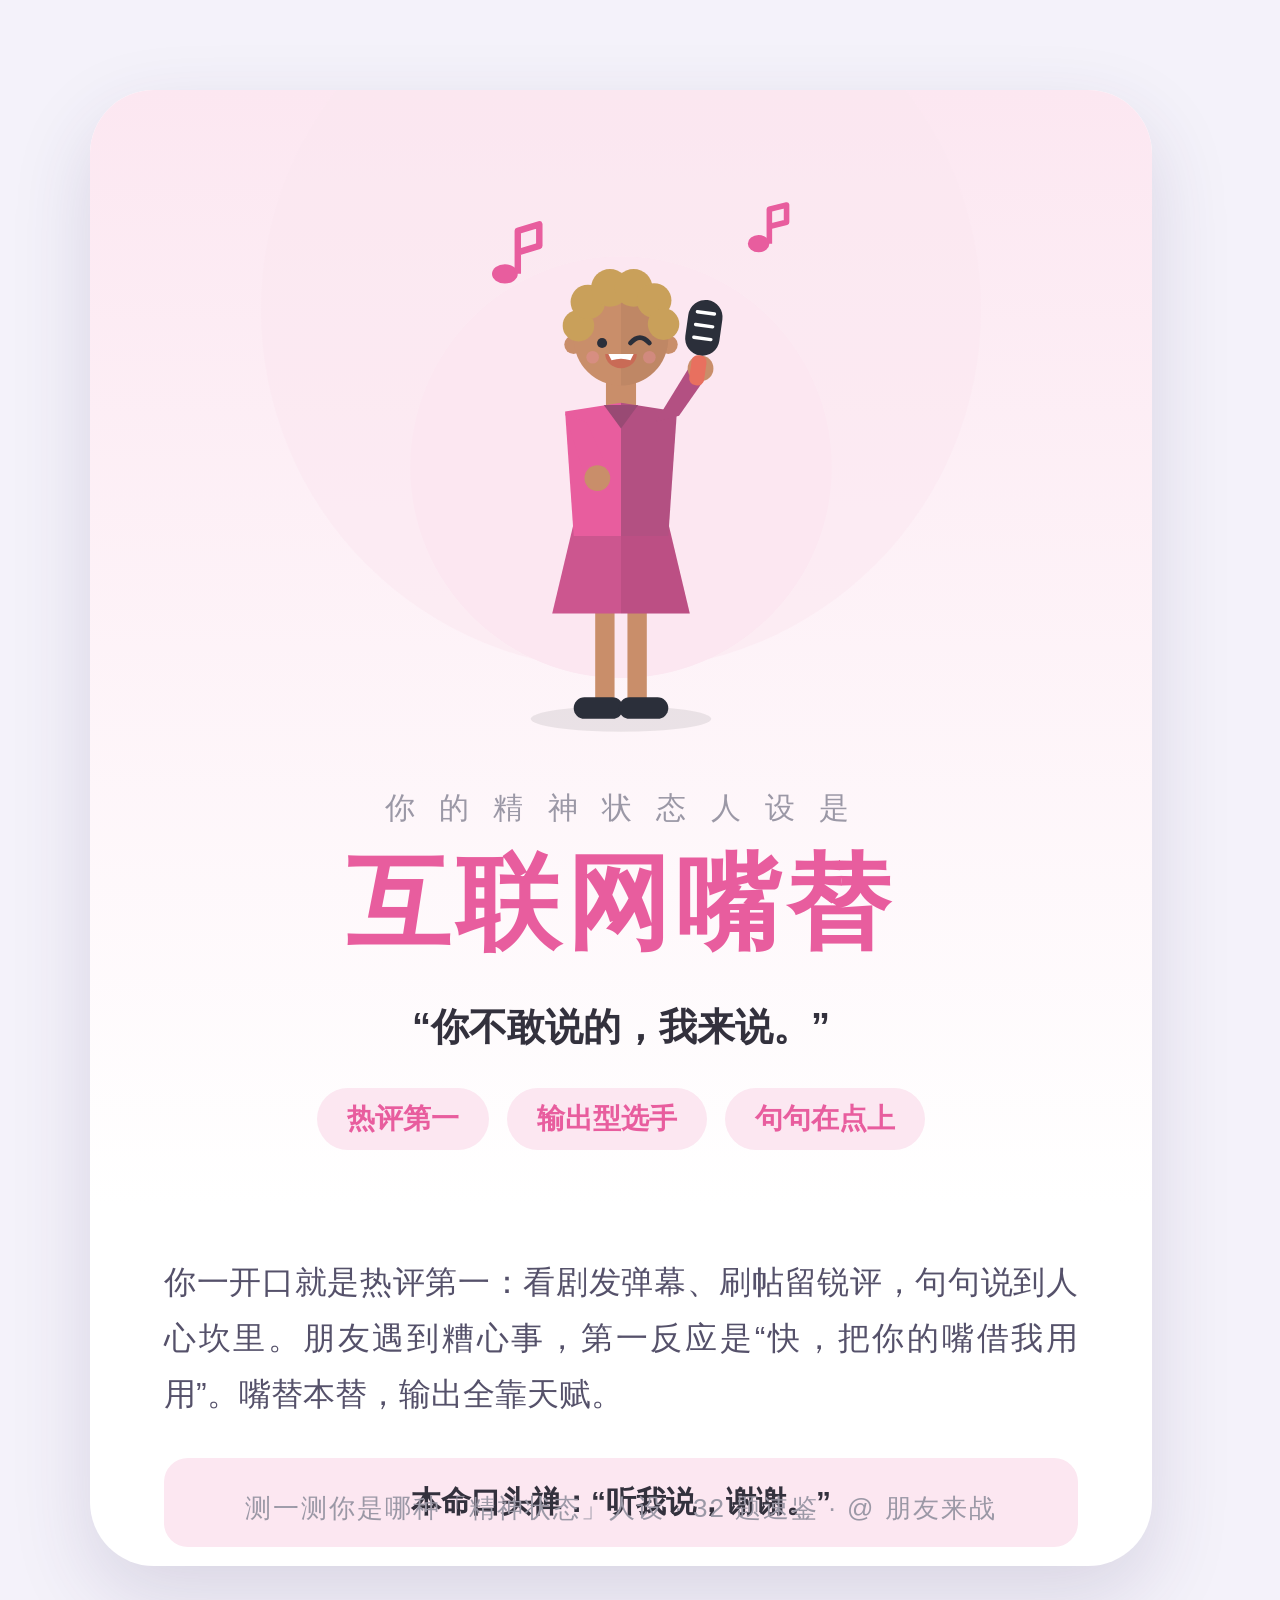
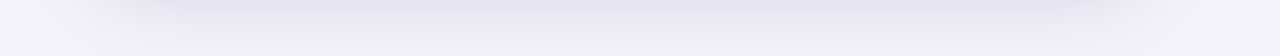
<file: tools/pages/result-zui.html>
<!doctype html><html lang="zh-CN"><head><meta charset="utf-8"><title>zui</title><style>* { box-sizing: border-box; margin: 0; padding: 0; }html, body { width: 1242px; height: 1656px; overflow: hidden; }body { font-family: -apple-system, BlinkMacSystemFont, "PingFang SC", "Hiragino Sans GB", "Microsoft YaHei", sans-serif; -webkit-font-smoothing: antialiased; }body { background: #f4f2fa; display: flex; align-items: center; justify-content: center; }.card { position: relative; width: 1062px; height: 1476px; background: #fff; border-radius: 64px; overflow: hidden; text-align: center; box-shadow: 0 30px 80px rgba(60,50,100,.15); }.top { position: relative; background: linear-gradient(180deg,#fce7f1 0%, #ffffff 100%); padding: 72px 0 56px; }.top .ring { position: absolute; top: -140px; left: 50%; transform: translateX(-50%); width: 720px; height: 720px; border-radius: 50%; background: #fce7f1; opacity: .55; }.figure-wrap { position: relative; width: 430px; margin: 0 auto; }.figure-wrap svg { display: block; width: 100%; height: auto; }.label { position: relative; margin-top: 24px; font-size: 30px; color: #9b98a6; letter-spacing: 8px; }h1 { position: relative; margin-top: 6px; font-size: 104px; font-weight: 800; color: #e85d9e; letter-spacing: 6px; }.slogan { position: relative; margin: 24px auto 0; font-size: 38px; font-weight: 700; color: #33313d; max-width: 820px; line-height: 1.5; }.tags { position: relative; margin-top: 32px; display: flex; justify-content: center; gap: 18px; flex-wrap: wrap; }.tags span { font-size: 28px; font-weight: 700; color: #e85d9e; background: #fce7f1; border-radius: 999px; padding: 12px 30px; }.desc { margin: 48px 74px 0; font-size: 32px; line-height: 1.75; color: #55516a; text-align: justify; }.banger { margin: 36px 74px 0; font-size: 30px; font-weight: 700; color: #33313d; background: #fce7f1; border-radius: 24px; padding: 24px 30px; }.foot { position: absolute; left: 0; right: 0; bottom: 40px; font-size: 26px; color: #9b98a6; letter-spacing: 2px; }</style></head><body><div class="card">  <div class="top">    <div class="ring"></div>    <div class="figure-wrap"><svg class="figure figure-full" viewBox="0 0 200 280" role="img" aria-label="zui 人物插画"><circle cx="100" cy="142" r="98" fill="#fce7f1"/><ellipse cx="100" cy="259" rx="42" ry="6" fill="#000" opacity=".08"/><g class="fig-person" transform=""><rect x="88" y="190" width="9" height="62" fill="#c98e6a"/><rect x="103" y="190" width="9" height="62" fill="#c98e6a"/><polygon points="78,168 122,168 132,210 68,210" fill="#cc568f"/><polygon points="100,168 122,168 132,210 100,210" fill="#000" opacity=".08"/><rect x="78" y="249" width="23" height="10" rx="5" fill="#2b2f3a"/><rect x="99" y="249" width="23" height="10" rx="5" fill="#2b2f3a"/><rect x="93" y="98" width="14" height="20" rx="5" fill="#c98e6a"/><polygon points="74,116 100,112 100,174 78,174" fill="#e85d9e"/><polygon points="100,112 126,116 122,174 100,174" fill="#b35082"/><polygon points="92,113 100,124 108,113" fill="#994a74"/><polygon points="74,117 84,121 93,141 84,149" fill="#e85d9e"/><circle cx="89" cy="147" r="6" fill="#c98e6a"/><g class="fig-arm"><polygon points="116,121 127,118 141,98 132,95" fill="#b35082"/><circle cx="137" cy="96" r="6" fill="#c98e6a"/></g><g transform="translate(137 88) rotate(8)"><rect x="-8" y="-24" width="16" height="26" rx="8" fill="#2b2f3a"/><path d="M-4 -18 H4 M-4 -12 H4 M-4 -6 H4" stroke="#ffffff" stroke-width="1.6" stroke-linecap="round"/><rect x="-3.5" y="2" width="7" height="14" rx="3" fill="#e8705f"/></g><g class="fig-head"><g transform="translate(100 82) scale(0.733) translate(-100 -92)"><circle cx="70" cy="96" r="6" fill="#c98e6a"/><circle cx="130" cy="96" r="6" fill="#c98e6a"/><circle cx="100" cy="92" r="30" fill="#c98e6a"/><path d="M100 62 A30 30 0 0 1 100 122 Z" fill="#000" opacity=".05"/><g fill="#c9a05a"><circle cx="73" cy="84" r="10"/><circle cx="79" cy="69" r="11"/><circle cx="93" cy="60" r="12"/><circle cx="108" cy="60" r="12"/><circle cx="121" cy="68" r="11"/><circle cx="127" cy="83" r="10"/></g><circle cx="88" cy="95" r="3.2" fill="#2b2f3a"/><path d="M106 95 Q112 88 118 95" stroke="#2b2f3a" stroke-width="3" stroke-linecap="round" fill="none"/><path d="M90 102 A10 9 0 0 0 110 102 Z" fill="#c96b56"/><path d="M92 102 H108 L106 106 Q100 104 94 106 Z" fill="#ffffff"/><circle cx="82" cy="104" r="4" fill="#ee8fa6" opacity=".4"/><circle cx="118" cy="104" r="4" fill="#ee8fa6" opacity=".4"/></g></g></g><g fill="#e85d9e" stroke="#e85d9e"><ellipse cx="46" cy="52" rx="6" ry="4.5" stroke="none"/><path d="M52 52 V32 L62 29 V39 L52 42" stroke-width="3" fill="none" stroke-linejoin="round"/><ellipse cx="164" cy="38" rx="5" ry="4" stroke="none"/><path d="M169 38 V22 L177 20 V28 L169 30" stroke-width="2.6" fill="none" stroke-linejoin="round"/></g></svg></div>    <p class="label">你 的 精 神 状 态 人 设 是</p>    <h1>互联网嘴替</h1>    <p class="slogan">“你不敢说的，我来说。”</p>    <div class="tags"><span>热评第一</span><span>输出型选手</span><span>句句在点上</span></div>  </div>  <p class="desc">你一开口就是热评第一：看剧发弹幕、刷帖留锐评，句句说到人心坎里。朋友遇到糟心事，第一反应是“快，把你的嘴借我用用”。嘴替本替，输出全靠天赋。</p>  <p class="banger">本命口头禅：“听我说，谢谢。”</p>  <p class="foot">测一测你是哪种「精神状态」人设 · 32 题速鉴 · @ 朋友来战</p></div></body></html>
</file>
<file: css/style.css>
/* ---------- 设计变量 ---------- */
:root {
  --ink: #33313d;
  --ink-2: #6b6878;
  --ink-3: #9b98a6;
  --line: #eceaf1;
  --bg: #faf9fd;
  --card: #ffffff;

  --accent: #7a5fd0;
  --accent-deep: #6449bd;

  --radius-lg: 22px;
  --radius-md: 16px;
  --radius-sm: 12px;

  --shadow-card: 0 10px 30px rgba(90, 70, 160, .10);
  --font: -apple-system, BlinkMacSystemFont, "PingFang SC", "Hiragino Sans GB", "Microsoft YaHei", "Segoe UI", Roboto, sans-serif;
}

* { box-sizing: border-box; }

body {
  margin: 0;
  font-family: var(--font);
  font-size: 16px;
  line-height: 1.65;
  color: var(--ink);
  background:
    radial-gradient(1200px 500px at 15% -8%, #f3ecff 0%, rgba(243, 236, 255, 0) 60%),
    radial-gradient(1000px 460px at 92% 4%, #ffeaf3 0%, rgba(255, 234, 243, 0) 55%),
    var(--bg);
  -webkit-font-smoothing: antialiased;
  min-height: 100vh;
  display: flex;
  flex-direction: column;
}

h1, h2, h3, p { margin: 0; }
button { font: inherit; color: inherit; }

.screen {
  width: 100%;
  max-width: 560px;
  margin: 0 auto;
  padding: 24px 20px 40px;
  flex: 1;
}

[hidden] { display: none !important; }

/* ---------- 通用按钮 ---------- */
.btn {
  display: inline-flex;
  align-items: center;
  justify-content: center;
  border: 0;
  border-radius: 999px;
  cursor: pointer;
  transition: transform .12s, box-shadow .12s, background-color .15s, color .15s;
  font-weight: 600;
}
.btn:active { transform: scale(.97); }
.btn:focus-visible { outline: 2px solid var(--accent); outline-offset: 2px; }

.btn-start {
  width: 100%;
  height: 56px;
  font-size: 17px;
  color: #fff;
  background: linear-gradient(135deg, #8a6ee8, #6449bd);
  box-shadow: 0 10px 24px rgba(110, 84, 210, .35);
}
.btn-start:hover { box-shadow: 0 12px 28px rgba(110, 84, 210, .45); }

.btn-ghost {
  width: 100%;
  height: 46px;
  margin-top: 10px;
  font-size: 15px;
  color: var(--accent-deep);
  background: rgba(122, 95, 208, .08);
}

.btn-text {
  background: none;
  border: 0;
  padding: 6px;
  color: var(--ink-3);
  font-size: 13px;
  cursor: pointer;
  text-decoration: underline dotted;
}
.btn-text:hover { color: var(--ink-2); }

/* ---------- 首页 ---------- */
.hero {
  position: relative;
  background: var(--card);
  border-radius: var(--radius-lg);
  box-shadow: var(--shadow-card);
  padding: 40px 24px 28px;
  text-align: center;
  overflow: hidden;
}
.hero::after {
  content: "";
  position: absolute;
  inset: auto -30% -70% -30%;
  height: 160px;
  background: linear-gradient(90deg, #f3ecff, #ffeaf3, #e8f6ff);
  filter: blur(6px);
  border-radius: 50% 50% 0 0;
  pointer-events: none;
}

.hero-badges {
  display: flex;
  justify-content: center;
  align-items: flex-end;
  gap: 6px;
  margin-bottom: 14px;
}
.hero-fig {
  display: inline-block;
  width: 78px;
  animation: bob 3s ease-in-out infinite;
}
.hero-fig:nth-child(1) { width: 70px; }
.hero-fig:nth-child(3) { width: 70px; }
.hero-fig:nth-child(2) { animation-delay: .4s; }
.hero-fig:nth-child(3) { animation-delay: .8s; }
.hero-fig svg { display: block; width: 100%; height: auto; }
@keyframes bob {
  0%, 100% { transform: translateY(0); }
  50% { transform: translateY(-7px); }
}

.hero-kicker {
  display: inline-block;
  font-size: 13px;
  font-weight: 600;
  color: var(--accent-deep);
  background: rgba(122, 95, 208, .1);
  border-radius: 999px;
  padding: 4px 14px;
  margin-bottom: 16px;
}
.hero-title {
  font-size: clamp(26px, 6vw, 34px);
  line-height: 1.3;
  letter-spacing: .5px;
}
.hero-sub {
  margin-top: 14px;
  color: var(--ink-2);
  font-size: 15px;
}
.hero-meta {
  display: flex;
  justify-content: center;
  flex-wrap: wrap;
  gap: 8px;
  margin: 18px 0 22px;
}
.hero-meta span {
  font-size: 13px;
  color: var(--ink-2);
  background: var(--bg);
  border: 1px solid var(--line);
  border-radius: 999px;
  padding: 5px 12px;
}
.hero-note {
  margin-top: 16px;
  font-size: 12px;
  color: var(--ink-3);
}

/* 人设预览网格 */
.persona-preview { margin-top: 30px; }
.block-title {
  font-size: 18px;
  margin-bottom: 14px;
  text-align: center;
}
.persona-grid {
  display: grid;
  grid-template-columns: repeat(2, 1fr);
  gap: 12px;
}
.persona-chip {
  display: flex;
  align-items: center;
  gap: 10px;
  background: var(--card);
  border: 1px solid var(--line);
  border-radius: var(--radius-md);
  padding: 10px 14px 10px 10px;
  transition: transform .12s, box-shadow .12s;
}
.persona-chip:hover {
  transform: translateY(-2px);
  box-shadow: var(--shadow-card);
}
.fig-box {
  flex: none;
  display: inline-flex;
  align-items: center;
  justify-content: center;
}
.fig-box svg { height: 100%; width: auto; display: block; }
.persona-chip .fig-box {
  width: 56px;
  height: 54px;
  border-radius: 16px;
  overflow: hidden;
  background: var(--chip-soft);
}
.persona-chip .name { font-weight: 700; font-size: 15px; color: var(--chip-color); }
.persona-chip .tag { display: block; font-size: 12px; color: var(--ink-3); margin-top: 2px; }

/* ---------- 答题页 ---------- */
.quiz-top {
  display: flex;
  align-items: center;
  gap: 12px;
  margin-bottom: 22px;
}
.btn-back {
  flex: none;
  border: 1px solid var(--line);
  background: var(--card);
  border-radius: 999px;
  height: 36px;
  padding: 0 14px;
  font-size: 13px;
  color: var(--ink-2);
  cursor: pointer;
  transition: background-color .15s;
}
.btn-back:hover { background: var(--bg); }
.btn-back:disabled { opacity: .4; cursor: default; }

.progress-track {
  flex: 1;
  height: 10px;
  border-radius: 999px;
  background: #edeaf5;
  overflow: hidden;
}
.progress-fill {
  height: 100%;
  width: 0;
  border-radius: 999px;
  background: linear-gradient(90deg, #8a6ee8, #6449bd);
  transition: width .3s ease;
}
.progress-count {
  flex: none;
  font-size: 13px;
  font-weight: 700;
  color: var(--accent-deep);
  font-variant-numeric: tabular-nums;
}

.quiz-body { animation: slide-in .28s ease both; }
@keyframes slide-in {
  from { opacity: 0; transform: translateX(18px); }
  to { opacity: 1; transform: translateX(0); }
}
.quiz-body.is-back { animation-direction: reverse; }

.question-no {
  font-size: 13px;
  font-weight: 700;
  color: var(--accent-deep);
  letter-spacing: 1px;
  margin-bottom: 8px;
}
.question-text {
  font-size: 21px;
  font-weight: 700;
  line-height: 1.5;
  margin-bottom: 22px;
  min-height: 3em;
}

.options { display: grid; gap: 12px; }
.option {
  display: flex;
  align-items: flex-start;
  gap: 12px;
  width: 100%;
  text-align: left;
  background: var(--card);
  border: 2px solid var(--line);
  border-radius: var(--radius-md);
  padding: 15px 16px;
  cursor: pointer;
  transition: border-color .15s, transform .12s, box-shadow .15s;
  line-height: 1.55;
  font-size: 15.5px;
}
.option:hover { border-color: #c9b8f0; transform: translateY(-1px); }
.option:active { transform: scale(.98); }
.option .opt-key {
  flex: none;
  width: 26px;
  height: 26px;
  margin-top: 1px;
  border-radius: 8px;
  background: var(--bg);
  color: var(--ink-3);
  font-size: 13px;
  font-weight: 700;
  display: flex;
  align-items: center;
  justify-content: center;
  transition: background-color .15s, color .15s;
}
.option.is-picked {
  border-color: var(--accent);
  background: #faf8ff;
  box-shadow: 0 6px 18px rgba(110, 84, 210, .16);
}
.option.is-picked .opt-key { background: var(--accent); color: #fff; }

.quiz-skip { margin-top: 26px; text-align: center; }

/* ---------- 结果页 ---------- */
.result-card {
  border-radius: var(--radius-lg);
  overflow: hidden;
  background: var(--card);
  box-shadow: var(--shadow-card);
  animation: pop-in .4s cubic-bezier(.2, 1.2, .4, 1) both;
}
@keyframes pop-in {
  from { opacity: 0; transform: scale(.94) translateY(10px); }
  to { opacity: 1; transform: scale(1) translateY(0); }
}

.result-hero {
  position: relative;
  text-align: center;
  padding: 44px 24px 30px;
  background:
    radial-gradient(420px 200px at 50% -40px, var(--p-soft) 0%, rgba(255, 255, 255, 0) 70%),
    linear-gradient(180deg, var(--p-soft) 0%, #ffffff 92%);
}
.result-hero .confetti {
  position: absolute;
  inset: 0;
  pointer-events: none;
  font-size: 18px;
  opacity: .55;
}
.result-hero .confetti span { position: absolute; animation: bob 3.2s ease-in-out infinite; }
.result-hero .confetti svg { display: block; }
.result-hero .confetti span:nth-child(2n) { animation-delay: .5s; }
.result-hero .confetti span:nth-child(3n) { animation-delay: 1s; }

.result-art {
  width: 240px;
  margin: 0 auto;
  filter: drop-shadow(0 12px 22px color-mix(in srgb, var(--p-color) 26%, transparent));
}
.result-art svg { display: block; width: 100%; height: auto; }
.result-label { margin-top: 18px; font-size: 13px; color: var(--ink-3); letter-spacing: 2px; }
.result-name {
  font-size: 34px;
  font-weight: 800;
  color: var(--p-color);
  margin-top: 4px;
  letter-spacing: 1px;
}
.result-slogan {
  margin: 12px auto 0;
  font-size: 16px;
  font-weight: 600;
  color: var(--ink);
  max-width: 24em;
}
.result-tags {
  display: flex;
  justify-content: center;
  flex-wrap: wrap;
  gap: 8px;
  margin-top: 16px;
}
.result-tags span {
  font-size: 13px;
  font-weight: 600;
  color: var(--p-color);
  background: var(--p-soft);
  border-radius: 999px;
  padding: 5px 13px;
}

.result-detail { padding: 6px 24px 30px; }
.result-desc {
  font-size: 15.5px;
  color: var(--ink-2);
  text-align: justify;
}
.result-banger {
  margin-top: 18px;
  padding: 13px 16px;
  border-radius: var(--radius-sm);
  background: var(--p-soft);
  font-size: 14px;
  font-weight: 600;
  color: var(--ink);
}

.result-match {
  margin-top: 16px;
  display: flex;
  align-items: center;
  gap: 12px;
  padding: 14px 16px;
  border: 1.5px dashed var(--line);
  border-radius: var(--radius-sm);
}
.result-match .fig-box {
  flex: none;
  width: 48px;
  height: 46px;
  border-radius: 14px;
  overflow: hidden;
  background: var(--m-soft);
}
.result-match .m-name { font-size: 14px; font-weight: 700; }
.result-match .m-name b { color: var(--m-color); }
.result-match .m-desc { font-size: 13px; color: var(--ink-2); margin-top: 2px; }

/* 成分表 */
.result-mix { padding: 0 24px 8px; }
.mix-title { font-size: 16px; font-weight: 700; margin-bottom: 14px; }
.mix-row { display: flex; align-items: center; gap: 10px; margin-bottom: 12px; }
.mix-row .fig-box { flex: none; width: 32px; height: 30px; border-radius: 9px; overflow: hidden; background: #f3f1f8; }
.mix-row .m-name { flex: none; width: 88px; font-size: 14px; font-weight: 700; }
.mix-row.is-top .m-name::after { content: " · 本命"; color: var(--p-color); font-size: 12px; }
.mix-bar {
  flex: 1;
  height: 12px;
  border-radius: 999px;
  background: #efeef4;
  overflow: hidden;
}
.mix-fill {
  height: 100%;
  border-radius: 999px;
  background: var(--m-color);
  width: 0;
  animation: grow-bar .8s ease both;
}
@keyframes grow-bar { from { width: 0; } }
.mix-pct {
  flex: none;
  width: 44px;
  text-align: right;
  font-size: 13px;
  font-weight: 700;
  color: var(--ink-2);
  font-variant-numeric: tabular-nums;
}

.result-actions {
  display: grid;
  gap: 12px;
  padding: 22px 24px 30px;
}
.btn-primary-lg {
  height: 54px;
  font-size: 16px;
  color: #fff;
  background: linear-gradient(135deg, #8a6ee8, #6449bd);
  box-shadow: 0 10px 24px rgba(110, 84, 210, .32);
}
.btn-secondary-lg {
  height: 54px;
  font-size: 16px;
  color: var(--accent-deep);
  background: rgba(122, 95, 208, .08);
}
.result-share-hint {
  text-align: center;
  font-size: 12.5px;
  color: var(--ink-3);
  margin-top: 2px;
}

/* ---------- 页脚 ---------- */
.site-footer {
  padding: 18px 16px calc(22px + env(safe-area-inset-bottom));
  text-align: center;
  font-size: 12px;
  color: var(--ink-3);
}
.site-footer .container { max-width: 560px; margin: 0 auto; }

/* 桌面端：整体保持移动卡片宽度，视觉居中 */
@media (min-width: 640px) {
  .screen { padding-top: 48px; }
}
</file>
